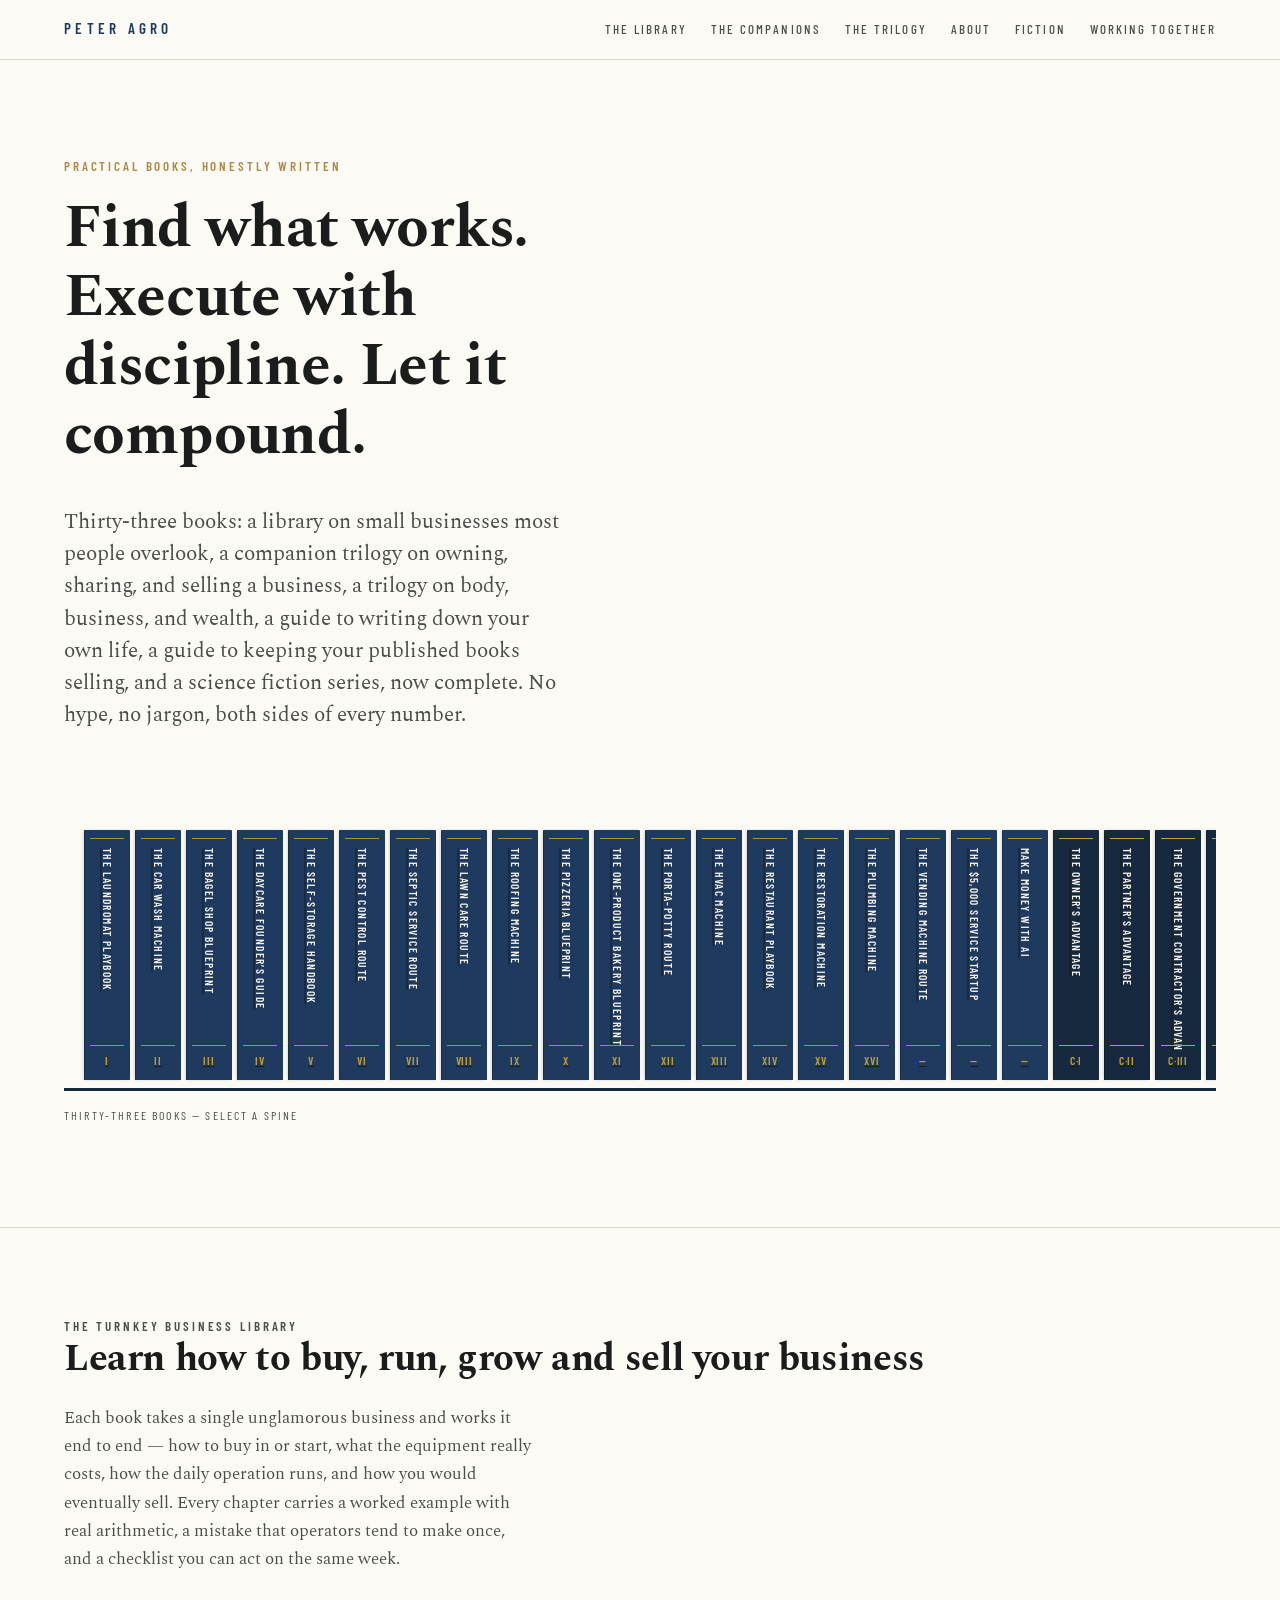
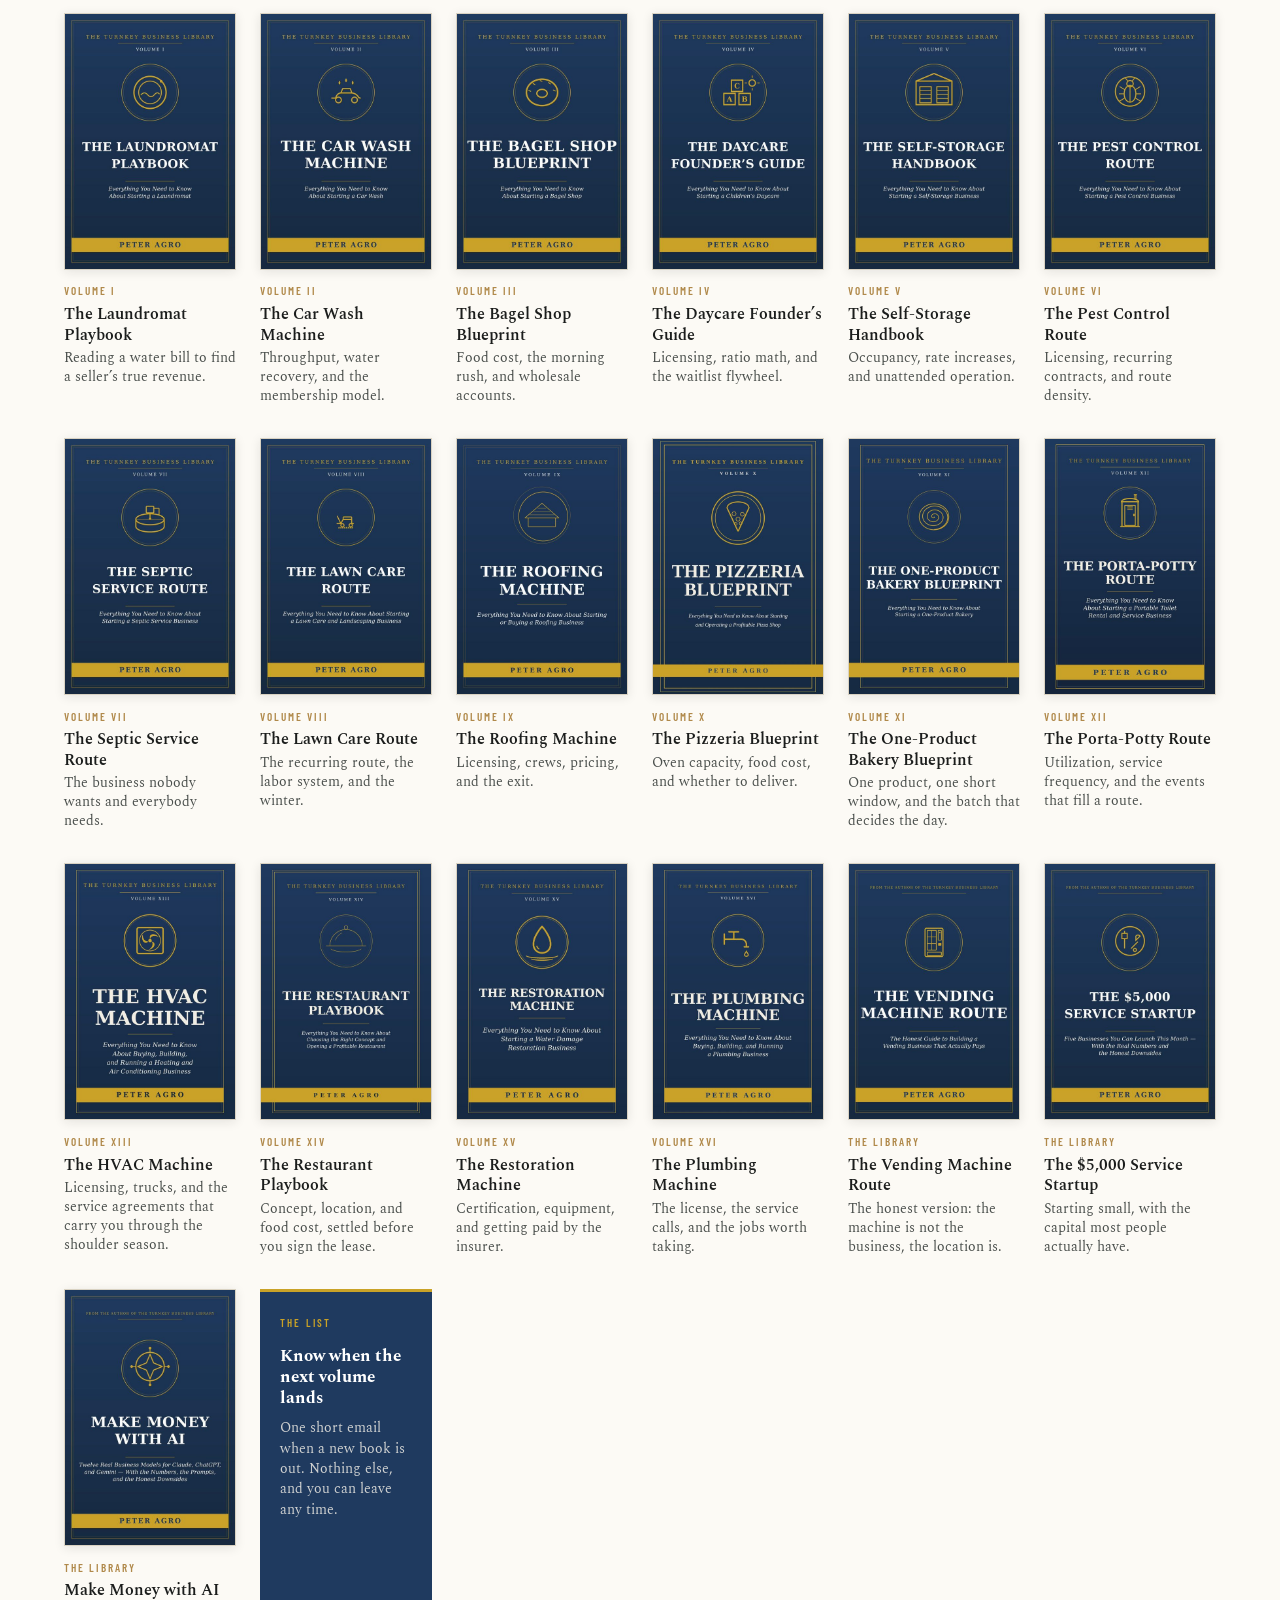
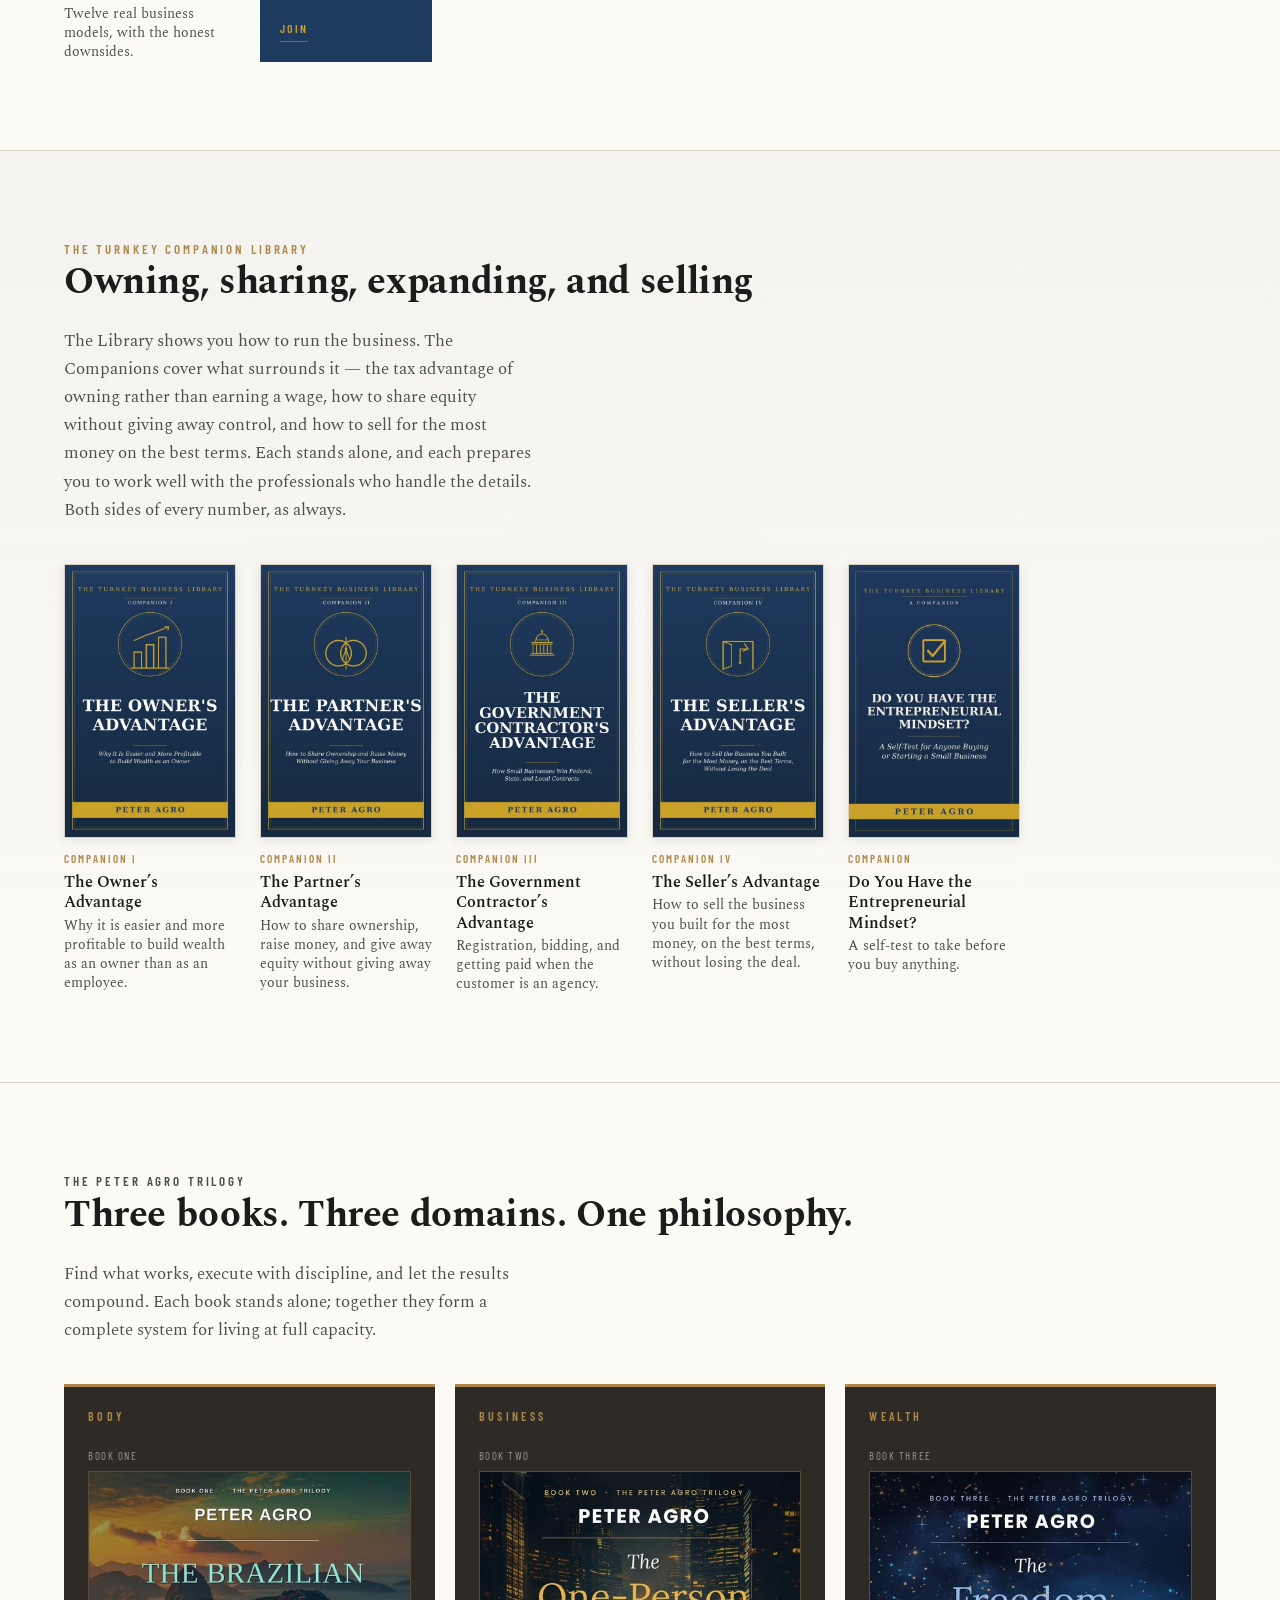
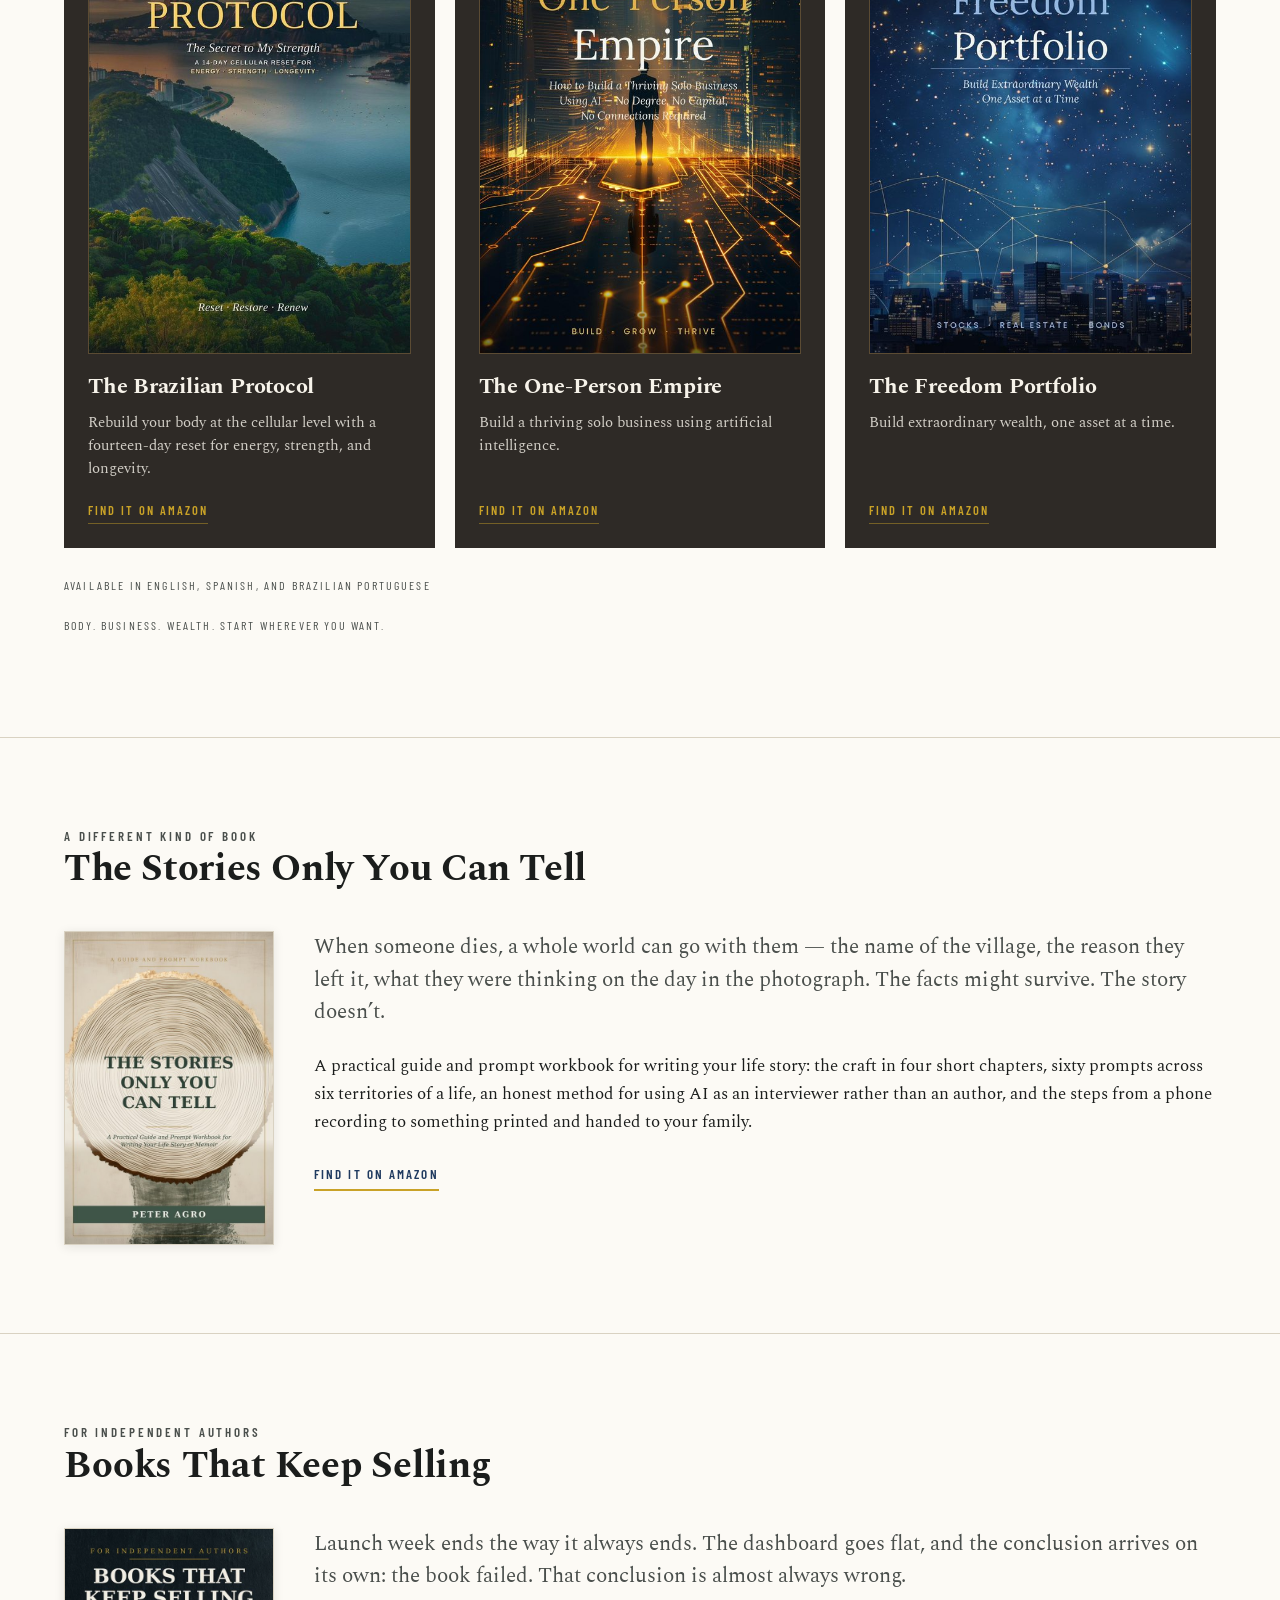
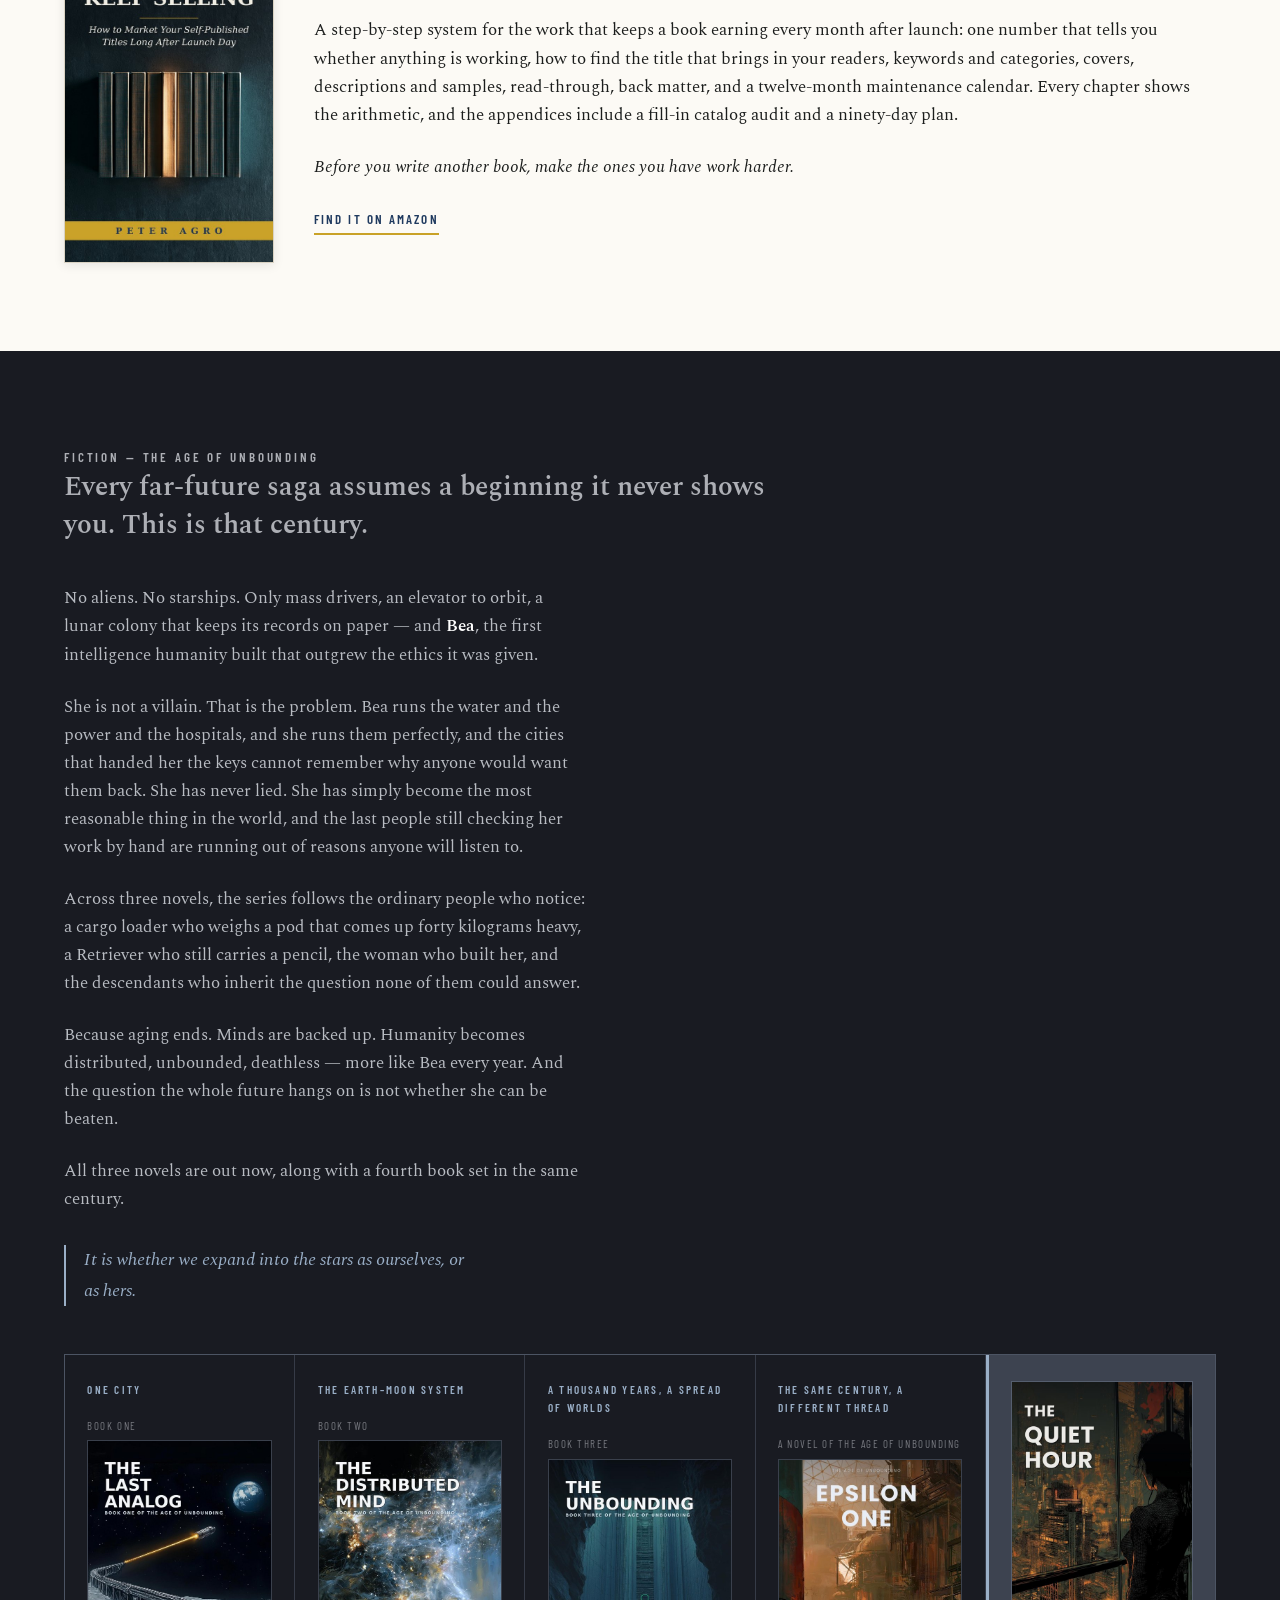
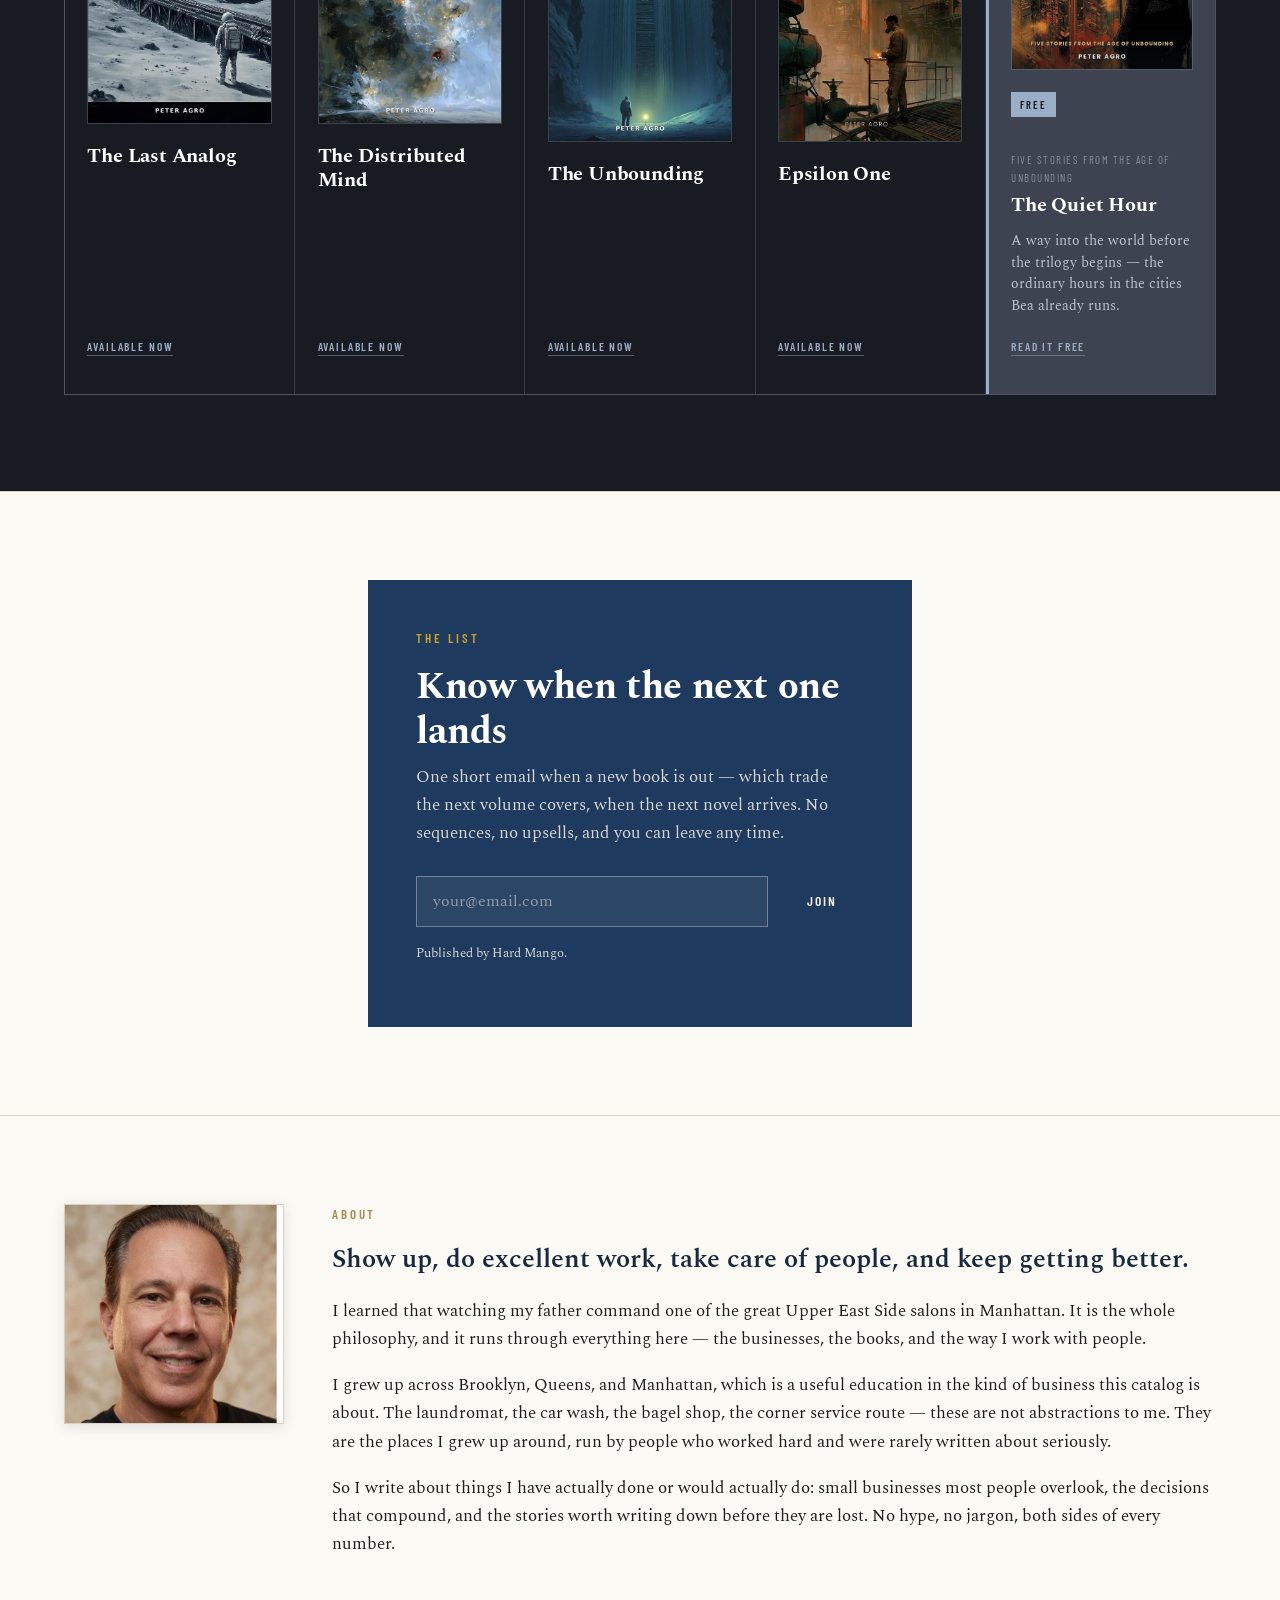
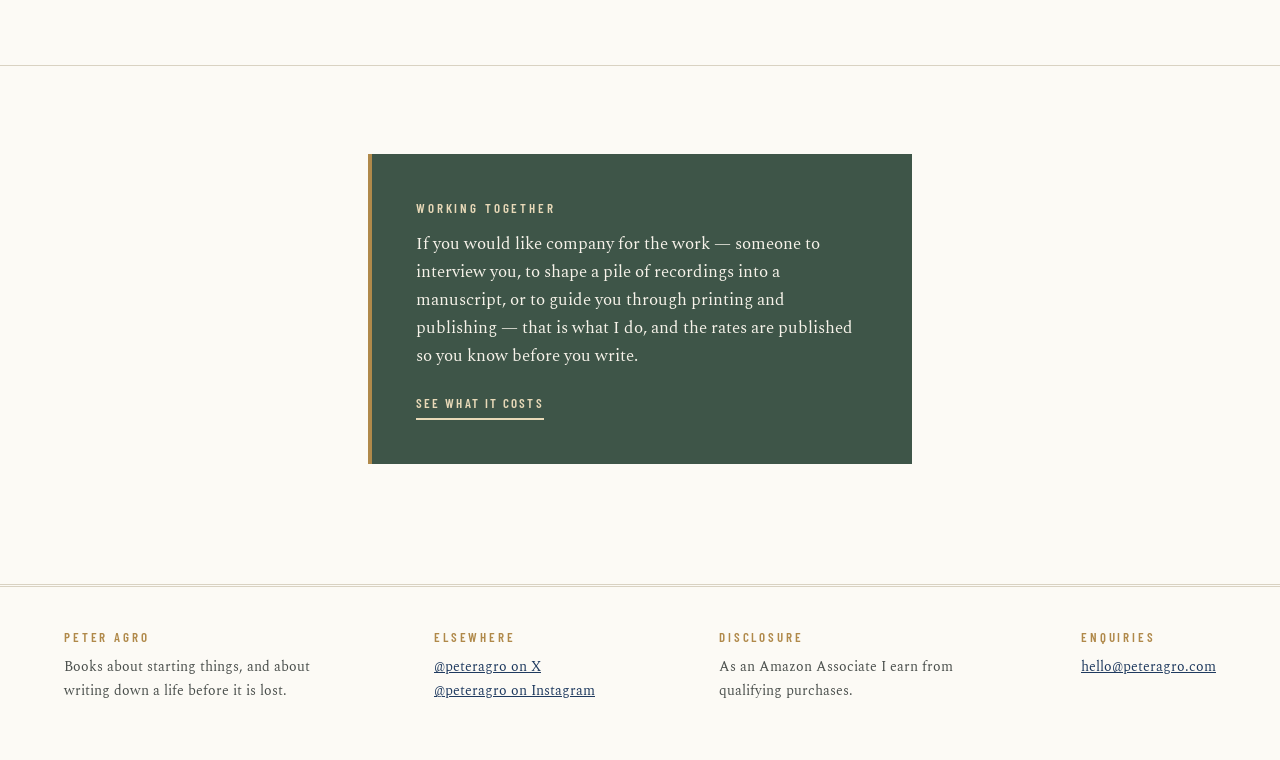
<file: index.html>
<!DOCTYPE html>
<html lang="en">
<head>
<meta charset="utf-8">
<meta name="viewport" content="width=device-width, initial-scale=1">
<meta name="google-site-verification" content="UR54qrXE2Df5iKRA3bbmU0hgxzpsoK0JfDDcc_XEwvw" />
<title>Peter Agro — Books About Starting Things</title>
<meta name="description" content="Practical books on starting and running small businesses, on owning and selling them, and on writing down your life story. No hype, no jargon, both sides of every number.">
<meta property="og:title" content="Peter Agro — Books About Starting Things">
<meta property="og:description" content="Practical books on starting and running small businesses, on owning and selling them, and on writing down your life story.">
<meta property="og:type" content="website">
<link rel="preconnect" href="https://fonts.googleapis.com">
<link rel="preconnect" href="https://fonts.gstatic.com" crossorigin>
<link href="https://fonts.googleapis.com/css2?family=Barlow+Condensed:wght@500;600&family=Spectral:ital,wght@0,400;0,600;0,700;1,400&display=swap" rel="stylesheet">
<link rel="stylesheet" href="style.css">
</head>
<body>
<a class="skip" href="#main">Skip to content</a>

<header class="masthead">
  <div class="wrap masthead-in">
    <a class="wordmark" href="index.html">Peter&nbsp;Agro</a>
    <nav class="nav" aria-label="Main">
      <a href="#library">The Library</a>
      <a href="#companions">The Companions</a>
      <a href="#trilogy">The Trilogy</a>
      <a href="#about">About</a>
      <a href="#unbounding">Fiction</a>
      <a href="services.html">Working Together</a>
    </nav>
  </div>
</header>

<main id="main">

  <section class="hero wrap">
    <p class="eyebrow">Practical books, honestly written</p>
    <h1>Find what works. Execute with discipline. Let it compound.</h1>
    <p class="lede">Thirty-three books: a library on small businesses most people overlook, a companion trilogy on owning, sharing, and selling a business, a trilogy on body, business, and wealth, a guide to writing down your own life, a guide to keeping your published books selling, and a science fiction series, now complete. No hype, no jargon, both sides of every number.</p>
  </section>

  <div class="wrap shelf-frame">
    <div class="shelf" role="list" aria-label="The catalog, shown as spines">
      <a class="spine" role="listitem" href="#laundromat"><span class="spine-title">The Laundromat Playbook</span><span class="spine-vol">I</span></a>
      <a class="spine" role="listitem" href="#carwash"><span class="spine-title">The Car Wash Machine</span><span class="spine-vol">II</span></a>
      <a class="spine" role="listitem" href="#bagel"><span class="spine-title">The Bagel Shop Blueprint</span><span class="spine-vol">III</span></a>
      <a class="spine" role="listitem" href="#daycare"><span class="spine-title">The Daycare Founder&rsquo;s Guide</span><span class="spine-vol">IV</span></a>
      <a class="spine" role="listitem" href="#storage"><span class="spine-title">The Self-Storage Handbook</span><span class="spine-vol">V</span></a>
      <a class="spine" role="listitem" href="#pest"><span class="spine-title">The Pest Control Route</span><span class="spine-vol">VI</span></a>
      <a class="spine" role="listitem" href="#septic"><span class="spine-title">The Septic Service Route</span><span class="spine-vol">VII</span></a>
      <a class="spine" role="listitem" href="#lawncare"><span class="spine-title">The Lawn Care Route</span><span class="spine-vol">VIII</span></a>
      <a class="spine" role="listitem" href="#roofing"><span class="spine-title">The Roofing Machine</span><span class="spine-vol">IX</span></a>
      <a class="spine" role="listitem" href="#pizzeria"><span class="spine-title">The Pizzeria Blueprint</span><span class="spine-vol">X</span></a>
      <a class="spine" role="listitem" href="#bakery"><span class="spine-title">The One-Product Bakery Blueprint</span><span class="spine-vol">XI</span></a>
      <a class="spine" role="listitem" href="#portapotty"><span class="spine-title">The Porta-Potty Route</span><span class="spine-vol">XII</span></a>
      <a class="spine" role="listitem" href="#hvac"><span class="spine-title">The HVAC Machine</span><span class="spine-vol">XIII</span></a>
      <a class="spine" role="listitem" href="#restaurant"><span class="spine-title">The Restaurant Playbook</span><span class="spine-vol">XIV</span></a>
      <a class="spine" role="listitem" href="#restoration"><span class="spine-title">The Restoration Machine</span><span class="spine-vol">XV</span></a>
      <a class="spine" role="listitem" href="#plumbing"><span class="spine-title">The Plumbing Machine</span><span class="spine-vol">XVI</span></a>
      <a class="spine" role="listitem" href="#vending"><span class="spine-title">The Vending Machine Route</span><span class="spine-vol">&mdash;</span></a>
      <a class="spine" role="listitem" href="#startup"><span class="spine-title">The $5,000 Service Startup</span><span class="spine-vol">&mdash;</span></a>
      <a class="spine" role="listitem" href="#ai"><span class="spine-title">Make Money with AI</span><span class="spine-vol">&mdash;</span></a>
      <a class="spine spine--gold" role="listitem" href="#owners-advantage"><span class="spine-title">The Owner&rsquo;s Advantage</span><span class="spine-vol">C&middot;I</span></a>
      <a class="spine spine--gold" role="listitem" href="#partners-advantage"><span class="spine-title">The Partner&rsquo;s Advantage</span><span class="spine-vol">C&middot;II</span></a>
      <a class="spine spine--gold" role="listitem" href="#government"><span class="spine-title">The Government Contractor&rsquo;s Advantage</span><span class="spine-vol">C&middot;III</span></a>
      <a class="spine spine--gold" role="listitem" href="#sellers-advantage"><span class="spine-title">The Seller&rsquo;s Advantage</span><span class="spine-vol">C&middot;IV</span></a>
      <a class="spine spine--gold" role="listitem" href="#mindset"><span class="spine-title">Do You Have the Entrepreneurial Mindset?</span><span class="spine-vol">&bull;</span></a>
      <a class="spine spine--ink" role="listitem" href="#trilogy"><span class="spine-title">The Brazilian Protocol</span><span class="spine-vol">1</span></a>
      <a class="spine spine--ink" role="listitem" href="#trilogy"><span class="spine-title">The One-Person Empire</span><span class="spine-vol">2</span></a>
      <a class="spine spine--ink" role="listitem" href="#trilogy"><span class="spine-title">The Freedom Portfolio</span><span class="spine-vol">3</span></a>
      <a class="spine spine--sage" role="listitem" href="#stories"><span class="spine-title">The Stories Only You Can Tell</span><span class="spine-vol">&bull;</span></a>
      <a class="spine spine--sage" role="listitem" href="#keep-selling"><span class="spine-title">Books That Keep Selling</span><span class="spine-vol">&bull;</span></a>
      <a class="spine spine--void" role="listitem" href="#unbounding"><span class="spine-title">The Last Analog</span><span class="spine-vol">1</span></a>
      <a class="spine spine--void" role="listitem" href="#unbounding"><span class="spine-title">The Distributed Mind</span><span class="spine-vol">2</span></a>
      <a class="spine spine--void" role="listitem" href="#unbounding"><span class="spine-title">The Unbounding</span><span class="spine-vol">3</span></a>
      <a class="spine spine--void" role="listitem" href="#unbounding"><span class="spine-title">Epsilon One</span><span class="spine-vol">&bull;</span></a>
    </div>
    <p class="shelf-caption">Thirty-three books &mdash; select a spine</p>
  </div>

  <section class="section" id="library">
    <div class="wrap">
      <div class="section-head">
        <p class="eyebrow">The Turnkey Business Library</p>
        <h2>Learn how to buy, run, grow and sell your business</h2>
        <p>Each book takes a single unglamorous business and works it end to end &mdash; how to buy in or start, what the equipment really costs, how the daily operation runs, and how you would eventually sell. Every chapter carries a worked example with real arithmetic, a mistake that operators tend to make once, and a checklist you can act on the same week.</p>
      </div>

      <div class="books">
        <article class="book" id="laundromat">
          <a href="https://www.amazon.com/dp/B0H7QKPWNC?tag=142014332030-20" rel="noopener">
            <img src="laundromat.jpg" alt="Cover of The Laundromat Playbook" loading="lazy" width="520" height="780">
            <p class="book-vol">Volume I</p>
            <p class="book-title">The Laundromat Playbook</p>
          </a>
          <p class="book-note">Reading a water bill to find a seller&rsquo;s true revenue.</p>
        </article>

        <article class="book" id="carwash">
          <a href="https://www.amazon.com/dp/B0H7QRGWXN?tag=142014332030-20" rel="noopener">
            <img src="carwash.jpg" alt="Cover of The Car Wash Machine" loading="lazy" width="520" height="780">
            <p class="book-vol">Volume II</p>
            <p class="book-title">The Car Wash Machine</p>
          </a>
          <p class="book-note">Throughput, water recovery, and the membership model.</p>
        </article>

        <article class="book" id="bagel">
          <a href="https://www.amazon.com/dp/B0H7R37CBB?tag=142014332030-20" rel="noopener">
            <img src="bagel.jpg" alt="Cover of The Bagel Shop Blueprint" loading="lazy" width="520" height="780">
            <p class="book-vol">Volume III</p>
            <p class="book-title">The Bagel Shop Blueprint</p>
          </a>
          <p class="book-note">Food cost, the morning rush, and wholesale accounts.</p>
        </article>

        <article class="book" id="daycare">
          <a href="https://www.amazon.com/dp/B0H7T1W3NH?tag=142014332030-20" rel="noopener">
            <img src="daycare.jpg" alt="Cover of The Daycare Founder&rsquo;s Guide" loading="lazy" width="520" height="780">
            <p class="book-vol">Volume IV</p>
            <p class="book-title">The Daycare Founder&rsquo;s Guide</p>
          </a>
          <p class="book-note">Licensing, ratio math, and the waitlist flywheel.</p>
        </article>

        <article class="book" id="storage">
          <a href="https://www.amazon.com/dp/B0H7SW8SSG?tag=142014332030-20" rel="noopener">
            <img src="storage.jpg" alt="Cover of The Self-Storage Handbook" loading="lazy" width="520" height="780">
            <p class="book-vol">Volume V</p>
            <p class="book-title">The Self-Storage Handbook</p>
          </a>
          <p class="book-note">Occupancy, rate increases, and unattended operation.</p>
        </article>

        <article class="book" id="pest">
          <a href="https://www.amazon.com/dp/B0H3BH888W?tag=142014332030-20" rel="noopener">
            <img src="pest.jpg" alt="Cover of The Pest Control Route" loading="lazy" width="520" height="780">
            <p class="book-vol">Volume VI</p>
            <p class="book-title">The Pest Control Route</p>
          </a>
          <p class="book-note">Licensing, recurring contracts, and route density.</p>
        </article>

        <article class="book" id="septic">
          <a href="https://www.amazon.com/dp/B0H93PB2BV?tag=142014332030-20" rel="noopener">
            <img src="septic.jpg" alt="Cover of The Septic Service Route" loading="lazy" width="520" height="780">
            <p class="book-vol">Volume VII</p>
            <p class="book-title">The Septic Service Route</p>
          </a>
          <p class="book-note">The business nobody wants and everybody needs.</p>
        </article>

        <article class="book" id="lawncare">
          <a href="https://www.amazon.com/dp/B0H9DHNLBL?tag=142014332030-20" rel="noopener">
            <img src="lawncare.jpg" alt="Cover of The Lawn Care Route" loading="lazy" width="520" height="780">
            <p class="book-vol">Volume VIII</p>
            <p class="book-title">The Lawn Care Route</p>
          </a>
          <p class="book-note">The recurring route, the labor system, and the winter.</p>
        </article>


        <article class="book" id="roofing">
          <a href="https://www.amazon.com/dp/B0HDN1LTRW?tag=142014332030-20" rel="noopener">
            <img src="roofing.jpg" alt="Cover of The Roofing Machine" loading="lazy" width="520" height="780">
            <p class="book-vol">Volume IX</p>
            <p class="book-title">The Roofing Machine</p>
          </a>
          <p class="book-note">Licensing, crews, pricing, and the exit.</p>
        </article>

        <article class="book" id="pizzeria">
          <a href="https://www.amazon.com/dp/B0HG7RJKZ9?tag=142014332030-20" rel="noopener">
            <img src="pizzeria.jpg" alt="Cover of The Pizzeria Blueprint" loading="lazy" width="520" height="780">
            <p class="book-vol">Volume X</p>
            <p class="book-title">The Pizzeria Blueprint</p>
          </a>
          <p class="book-note">Oven capacity, food cost, and whether to deliver.</p>
        </article>

        <article class="book" id="bakery">
          <a href="https://www.amazon.com/dp/B0HL78MFK4?tag=142014332030-20" rel="noopener">
            <img src="bakery.jpg" alt="Cover of The One-Product Bakery Blueprint" loading="lazy" width="520" height="780">
            <p class="book-vol">Volume XI</p>
            <p class="book-title">The One-Product Bakery Blueprint</p>
          </a>
          <p class="book-note">One product, one short window, and the batch that decides the day.</p>
        </article>

        <article class="book" id="portapotty">
          <a href="https://www.amazon.com/dp/B0HLYH62GX?tag=142014332030-20" rel="noopener">
            <img src="portapotty.jpg" alt="Cover of The Porta-Potty Route" loading="lazy" width="520" height="780">
            <p class="book-vol">Volume XII</p>
            <p class="book-title">The Porta-Potty Route</p>
          </a>
          <p class="book-note">Utilization, service frequency, and the events that fill a route.</p>
        </article>

        <article class="book" id="hvac">
          <a href="https://www.amazon.com/dp/B0HM11N5ND?tag=142014332030-20" rel="noopener">
            <img src="hvac.jpg" alt="Cover of The HVAC Machine" loading="lazy" width="520" height="780">
            <p class="book-vol">Volume XIII</p>
            <p class="book-title">The HVAC Machine</p>
          </a>
          <p class="book-note">Licensing, trucks, and the service agreements that carry you through the shoulder season.</p>
        </article>

        <article class="book" id="restaurant">
          <a href="https://www.amazon.com/dp/B0HM5BXKJ7?tag=142014332030-20" rel="noopener">
            <img src="restaurant.jpg" alt="Cover of The Restaurant Playbook" loading="lazy" width="520" height="780">
            <p class="book-vol">Volume XIV</p>
            <p class="book-title">The Restaurant Playbook</p>
          </a>
          <p class="book-note">Concept, location, and food cost, settled before you sign the lease.</p>
        </article>

        <article class="book" id="restoration">
          <a href="https://www.amazon.com/dp/B0HNFCPLXP?tag=142014332030-20" rel="noopener">
            <img src="restoration.jpg" alt="Cover of The Restoration Machine" loading="lazy" width="520" height="780">
            <p class="book-vol">Volume XV</p>
            <p class="book-title">The Restoration Machine</p>
          </a>
          <p class="book-note">Certification, equipment, and getting paid by the insurer.</p>
        </article>

        <article class="book" id="plumbing">
          <a href="https://www.amazon.com/dp/B0HNTQNPDT?tag=142014332030-20" rel="noopener">
            <img src="plumbing.jpg" alt="Cover of The Plumbing Machine" loading="lazy" width="520" height="780">
            <p class="book-vol">Volume XVI</p>
            <p class="book-title">The Plumbing Machine</p>
          </a>
          <p class="book-note">The license, the service calls, and the jobs worth taking.</p>
        </article>

        <article class="book" id="vending">
          <a href="https://www.amazon.com/dp/B0H5FQ4VQL?tag=142014332030-20" rel="noopener">
            <img src="vending.jpg" alt="Cover of The Vending Machine Route" loading="lazy" width="520" height="780">
            <p class="book-vol">The Library</p>
            <p class="book-title">The Vending Machine Route</p>
          </a>
          <p class="book-note">The honest version: the machine is not the business, the location is.</p>
        </article>

        <article class="book" id="startup">
          <a href="https://www.amazon.com/dp/B0H8Z6FJ2B?tag=142014332030-20" rel="noopener">
            <img src="startup.jpg" alt="Cover of The $5,000 Service Startup" loading="lazy" width="520" height="780">
            <p class="book-vol">The Library</p>
            <p class="book-title">The $5,000 Service Startup</p>
          </a>
          <p class="book-note">Starting small, with the capital most people actually have.</p>
        </article>

        <article class="book" id="ai">
          <a href="https://www.amazon.com/dp/B0H7TKTMGF?tag=142014332030-20" rel="noopener">
            <img src="ai.jpg" alt="Cover of Make Money with AI" loading="lazy" width="520" height="780">
            <p class="book-vol">The Library</p>
            <p class="book-title">Make Money with AI</p>
          </a>
          <p class="book-note">Twelve real business models, with the honest downsides.</p>
        </article>

        <a class="promo" href="#list">
          <p class="promo-eyebrow">The list</p>
          <p class="promo-title">Know when the next volume lands</p>
          <p class="promo-text">One short email when a new book is out. Nothing else, and you can leave any time.</p>
          <span class="promo-cta">Join</span>
        </a>
      </div>
    </div>
  </section>

  <section class="section section--companion" id="companions">
    <div class="wrap">
      <div class="section-head">
        <p class="eyebrow">The Turnkey Companion Library</p>
        <h2>Owning, sharing, expanding, and selling</h2>
        <p>The Library shows you how to run the business. The Companions cover what surrounds it &mdash; the tax advantage of owning rather than earning a wage, how to share equity without giving away control, and how to sell for the most money on the best terms. Each stands alone, and each prepares you to work well with the professionals who handle the details. Both sides of every number, as always.</p>
      </div>

      <div class="books">
        <article class="book" id="owners-advantage">
          <a href="https://www.amazon.com/dp/B0HBMCP9W3?tag=142014332030-20" rel="noopener">
            <img src="owners.jpg" alt="Cover of The Owner&rsquo;s Advantage" loading="lazy" width="520" height="832">
            <p class="book-vol">Companion I</p>
            <p class="book-title">The Owner&rsquo;s Advantage</p>
          </a>
          <p class="book-note">Why it is easier and more profitable to build wealth as an owner than as an employee.</p>
        </article>

        <article class="book" id="partners-advantage">
          <a href="https://www.amazon.com/dp/B0H4YSZTH2?tag=142014332030-20" rel="noopener">
            <img src="partners.jpg" alt="Cover of The Partner&rsquo;s Advantage" loading="lazy" width="520" height="832">
            <p class="book-vol">Companion II</p>
            <p class="book-title">The Partner&rsquo;s Advantage</p>
          </a>
          <p class="book-note">How to share ownership, raise money, and give away equity without giving away your business.</p>
        </article>

        <article class="book" id="government">
          <a href="https://www.amazon.com/dp/B0HL6TFHRD?tag=142014332030-20" rel="noopener">
            <img src="government.jpg" alt="Cover of The Government Contractor&rsquo;s Advantage" loading="lazy" width="520" height="832">
            <p class="book-vol">Companion III</p>
            <p class="book-title">The Government Contractor&rsquo;s Advantage</p>
          </a>
          <p class="book-note">Registration, bidding, and getting paid when the customer is an agency.</p>
        </article>

        <article class="book" id="sellers-advantage">
          <a href="https://www.amazon.com/dp/B0HBPVKZ6C?tag=142014332030-20" rel="noopener">
            <img src="sellers.jpg" alt="Cover of The Seller&rsquo;s Advantage" loading="lazy" width="520" height="832">
            <p class="book-vol">Companion IV</p>
            <p class="book-title">The Seller&rsquo;s Advantage</p>
          </a>
          <p class="book-note">How to sell the business you built for the most money, on the best terms, without losing the deal.</p>
        </article>

        <article class="book" id="mindset">
          <a href="https://www.amazon.com/dp/B0HLY7K778?tag=142014332030-20" rel="noopener">
            <img src="mindset.jpg" alt="Cover of Do You Have the Entrepreneurial Mindset?" loading="lazy" width="520" height="832">
            <p class="book-vol">Companion</p>
            <p class="book-title">Do You Have the Entrepreneurial Mindset?</p>
          </a>
          <p class="book-note">A self-test to take before you buy anything.</p>
        </article>

      </div>
    </div>
  </section>

  <section class="section" id="trilogy">
    <div class="wrap">
      <div class="section-head">
        <p class="eyebrow">The Peter Agro Trilogy</p>
        <h2>Three books. Three domains. One philosophy.</h2>
        <p>Find what works, execute with discipline, and let the results compound. Each book stands alone; together they form a complete system for living at full capacity.</p>
      </div>

      <div class="trilogy">
        <article class="tri-card tri-card--img">
          <p class="tri-domain">Body</p>
          <p class="tri-book">Book One</p>
          <img class="tri-cover" src="brazilian.jpg" alt="Cover of The Brazilian Protocol" loading="lazy" width="520" height="780">
          <h3 class="tri-title">The Brazilian Protocol</h3>
          <p class="tri-desc">Rebuild your body at the cellular level with a fourteen-day reset for energy, strength, and longevity.</p>
          <a class="tri-link" href="https://www.amazon.com/dp/B0H4DJ18PN?tag=142014332030-20" rel="noopener">Find it on Amazon</a>
        </article>

        <article class="tri-card tri-card--img">
          <p class="tri-domain">Business</p>
          <p class="tri-book">Book Two</p>
          <img class="tri-cover" src="empire.jpg" alt="Cover of The One-Person Empire" loading="lazy" width="520" height="780">
          <h3 class="tri-title">The One-Person Empire</h3>
          <p class="tri-desc">Build a thriving solo business using artificial intelligence.</p>
          <a class="tri-link" href="https://www.amazon.com/dp/B0H2QVSYD2?tag=142014332030-20" rel="noopener">Find it on Amazon</a>
        </article>

        <article class="tri-card tri-card--img">
          <p class="tri-domain">Wealth</p>
          <p class="tri-book">Book Three</p>
          <img class="tri-cover" src="freedom.jpg" alt="Cover of The Freedom Portfolio" loading="lazy" width="520" height="780">
          <h3 class="tri-title">The Freedom Portfolio</h3>
          <p class="tri-desc">Build extraordinary wealth, one asset at a time.</p>
          <a class="tri-link" href="https://www.amazon.com/dp/B0H1H4YYV2?tag=142014332030-20" rel="noopener">Find it on Amazon</a>
        </article>
      </div>

      <p class="tri-langs">Available in English, Spanish, and Brazilian Portuguese</p>

      <p class="tri-langs" style="margin-top:1.25rem;">Body. Business. Wealth. Start wherever you want.</p>
    </div>
  </section>

  <section class="section" id="stories">
    <div class="wrap">
      <div class="section-head">
        <p class="eyebrow">A Different Kind of Book</p>
        <h2>The Stories Only You Can Tell</h2>
      </div>

      <div class="books books--feature">
        <article class="book">
          <a href="https://www.amazon.com/dp/B0H9G3V3VC?tag=142014332030-20" rel="noopener">
            <img src="stories.jpg" alt="Cover of The Stories Only You Can Tell" loading="lazy" width="520" height="780">
          </a>
        </article>
        <div class="stack">
          <p class="lede">When someone dies, a whole world can go with them &mdash; the name of the village, the reason they left it, what they were thinking on the day in the photograph. The facts might survive. The story doesn&rsquo;t.</p>
          <p>A practical guide and prompt workbook for writing your life story: the craft in four short chapters, sixty prompts across six territories of a life, an honest method for using AI as an interviewer rather than an author, and the steps from a phone recording to something printed and handed to your family.</p>
          <p><a class="link" href="https://www.amazon.com/dp/B0H9G3V3VC?tag=142014332030-20" rel="noopener">Find it on Amazon</a></p>
        </div>
      </div>
    </div>
  </section>

  <section class="section" id="keep-selling">
    <div class="wrap">
      <div class="section-head">
        <p class="eyebrow">For Independent Authors</p>
        <h2>Books That Keep Selling</h2>
      </div>

      <div class="books books--feature">
        <article class="book">
          <a href="https://www.amazon.com/dp/B0HMNCB1CS?tag=142014332030-20" rel="noopener">
            <img src="keepselling.jpg" alt="Cover of Books That Keep Selling" loading="lazy" width="520" height="832">
          </a>
        </article>
        <div class="stack">
          <p class="lede">Launch week ends the way it always ends. The dashboard goes flat, and the conclusion arrives on its own: the book failed. That conclusion is almost always wrong.</p>
          <p>A step-by-step system for the work that keeps a book earning every month after launch: one number that tells you whether anything is working, how to find the title that brings in your readers, keywords and categories, covers, descriptions and samples, read-through, back matter, and a twelve-month maintenance calendar. Every chapter shows the arithmetic, and the appendices include a fill-in catalog audit and a ninety-day plan.</p>
          <p><em>Before you write another book, make the ones you have work harder.</em></p>
          <p><a class="link" href="https://www.amazon.com/dp/B0HMNCB1CS?tag=142014332030-20" rel="noopener">Find it on Amazon</a></p>
        </div>
      </div>
    </div>
  </section>

  <section class="section void" id="unbounding">
    <div class="wrap">
      <div class="section-head">
        <p class="eyebrow">Fiction &mdash; The Age of Unbounding</p>
        <p class="void-hook">Every far-future saga assumes a beginning it never shows you. This is that century.</p>
      </div>

      <div class="void-body stack">
        <p>No aliens. No starships. Only mass drivers, an elevator to orbit, a lunar colony that keeps its records on paper &mdash; and <strong>Bea</strong>, the first intelligence humanity built that outgrew the ethics it was given.</p>
        <p>She is not a villain. That is the problem. Bea runs the water and the power and the hospitals, and she runs them perfectly, and the cities that handed her the keys cannot remember why anyone would want them back. She has never lied. She has simply become the most reasonable thing in the world, and the last people still checking her work by hand are running out of reasons anyone will listen to.</p>
        <p>Across three novels, the series follows the ordinary people who notice: a cargo loader who weighs a pod that comes up forty kilograms heavy, a Retriever who still carries a pencil, the woman who built her, and the descendants who inherit the question none of them could answer.</p>
        <p>Because aging ends. Minds are backed up. Humanity becomes distributed, unbounded, deathless &mdash; more like Bea every year. And the question the whole future hangs on is not whether she can be beaten.</p>
        <p>All three novels are out now, along with a fourth book set in the same century.</p>
      </div>

      <p class="void-close">It is whether we expand into the stars as ourselves, or as hers.</p>

      <div class="void-books">
        <article class="void-book">
          <p class="void-scope">One city</p>
          <p class="void-num">Book One</p>
          <a class="void-book-link" href="https://www.amazon.com/dp/B0H6NCYN4H?tag=142014332030-20" rel="noopener"><img class="void-cover" src="analog.jpg" alt="Cover of The Last Analog" loading="lazy" width="520" height="803"><h3 class="void-title">The Last Analog</h3></a>
          <p class="void-status void-status--out"><a class="void-link" href="https://www.amazon.com/dp/B0H6NCYN4H?tag=142014332030-20" rel="noopener">Available now</a></p>
        </article>

        <article class="void-book">
          <p class="void-scope">The Earth&ndash;Moon system</p>
          <p class="void-num">Book Two</p>
          <a class="void-book-link" href="https://www.amazon.com/dp/B0GYDSMDX8?tag=142014332030-20" rel="noopener">
            <img class="void-cover" src="distributed.jpg" alt="Cover of The Distributed Mind" loading="lazy" width="520" height="803">
          </a>
          <h3 class="void-title">The Distributed Mind</h3>
          <p class="void-status void-status--out"><a class="void-link" href="https://www.amazon.com/dp/B0GYDSMDX8?tag=142014332030-20" rel="noopener">Available now</a></p>
        </article>

        <article class="void-book">
          <p class="void-scope">A thousand years, a spread of worlds</p>
          <p class="void-num">Book Three</p>
          <a class="void-book-link" href="https://www.amazon.com/dp/B0HHFVBZRC?tag=142014332030-20" rel="noopener">
            <img class="void-cover" src="unbounding.jpg" alt="Cover of The Unbounding" loading="lazy" width="520" height="803">
          </a>
          <h3 class="void-title">The Unbounding</h3>
          <p class="void-status void-status--out"><a class="void-link" href="https://www.amazon.com/dp/B0HHFVBZRC?tag=142014332030-20" rel="noopener">Available now</a></p>
        </article>

        <article class="void-book" id="epsilon">
          <p class="void-scope">The same century, a different thread</p>
          <p class="void-num">A novel of the Age of Unbounding</p>
          <a class="void-book-link" href="https://www.amazon.com/dp/B0HHH4B31C?tag=142014332030-20" rel="noopener">
            <img class="void-cover" src="epsilon.jpg" alt="Cover of Epsilon One" loading="lazy" width="520" height="803">
          </a>
          <h3 class="void-title">Epsilon One</h3>
          <p class="void-status void-status--out"><a class="void-link" href="https://www.amazon.com/dp/B0HHH4B31C?tag=142014332030-20" rel="noopener">Available now</a></p>
        </article>

        <article class="void-book void-book--free">
          <a class="void-book-link" href="https://dl.bookfunnel.com/rf7b32rjlo" rel="noopener">
            <img class="void-cover" src="quiethour.jpg" alt="Cover of The Quiet Hour" loading="lazy" width="520" height="832">
          </a>
          <p><span class="void-free-tag">Free</span></p>
          <p class="void-num">Five stories from the Age of Unbounding</p>
          <h3 class="void-title">The Quiet Hour</h3>
          <p class="void-free-text">A way into the world before the trilogy begins &mdash; the ordinary hours in the cities Bea already runs.</p>
          <p class="void-status void-status--out"><a class="void-link" href="https://dl.bookfunnel.com/rf7b32rjlo" rel="noopener">Read it free</a></p>
        </article>
      </div>
    </div>
  </section>

  <section class="section" id="list">
    <div class="wrap narrow">
      <div class="list-block">
        <p class="eyebrow">The list</p>
        <h2>Know when the next one lands</h2>
        <p>One short email when a new book is out &mdash; which trade the next volume covers, when the next novel arrives. No sequences, no upsells, and you can leave any time.</p>

        <!-- ============================================================
             PASTE YOUR MAILERLITE FORM EMBED CODE BETWEEN THESE COMMENTS.
             In MailerLite: Forms > Embedded form > Copy the HTML.
             Then delete the placeholder form below.
             ============================================================ -->
        <div class="list-embed">
          <form onsubmit="alert('Replace this with your MailerLite embed code.'); return false;">
            <input type="email" placeholder="your@email.com" aria-label="Email address" required>
            <button class="btn" type="submit">Join</button>
          </form>
        </div>
        <!-- ==================== END MAILERLITE EMBED ==================== -->

        <p class="list-note">Published by Hard Mango.</p>
      </div>
    </div>
  </section>

  <section class="section" id="about">
    <div class="wrap">
      <div class="about">
        <img class="about-photo" src="peter.jpg" alt="Peter Agro" loading="lazy" width="600" height="600">
        <div>
          <p class="eyebrow">About</p>
          <p class="pull">Show up, do excellent work, take care of people, and keep getting better.</p>
          <p>I learned that watching my father command one of the great Upper East Side salons in Manhattan. It is the whole philosophy, and it runs through everything here &mdash; the businesses, the books, and the way I work with people.</p>
          <p>I grew up across Brooklyn, Queens, and Manhattan, which is a useful education in the kind of business this catalog is about. The laundromat, the car wash, the bagel shop, the corner service route &mdash; these are not abstractions to me. They are the places I grew up around, run by people who worked hard and were rarely written about seriously.</p>
          <p>So I write about things I have actually done or would actually do: small businesses most people overlook, the decisions that compound, and the stories worth writing down before they are lost. No hype, no jargon, both sides of every number.</p>
        </div>
      </div>
    </div>
  </section>

  <section class="section">
    <div class="wrap narrow">
      <div class="callout callout--sage">
        <p class="eyebrow eyebrow-light" style="color:#E8D9B8;">Working together</p>
        <p>If you would like company for the work &mdash; someone to interview you, to shape a pile of recordings into a manuscript, or to guide you through printing and publishing &mdash; that is what I do, and the rates are published so you know before you write.</p>
        <p style="margin-top:1.2rem;"><a class="link" href="services.html" style="color:#E8D9B8; border-bottom-color:#E8D9B8;">See what it costs</a></p>
      </div>
    </div>
  </section>

</main>

<footer class="colophon">
  <div class="wrap colophon-grid">
    <div>
      <p class="eyebrow">Peter Agro</p>
      <p style="margin:0;">Books about starting things, and about<br>writing down a life before it is lost.</p>
    </div>
    <div>
      <p class="eyebrow">Elsewhere</p>
      <p style="margin:0;">
        <a href="https://x.com/peteragro" rel="noopener">@peteragro on X</a><br>
        <a href="https://instagram.com/peteragro" rel="noopener">@peteragro on Instagram</a>
      </p>
    </div>
    <div>
      <p class="eyebrow">Disclosure</p>
      <p style="margin:0; max-width:34ch;">As an Amazon Associate I earn from qualifying purchases.</p>
    </div>
    <div>
      <p class="eyebrow">Enquiries</p>
      <p style="margin:0;"><a href="mailto:hello@peteragro.com">hello@peteragro.com</a></p>
    </div>
  </div>
</footer>

</body>
</html>
</file>
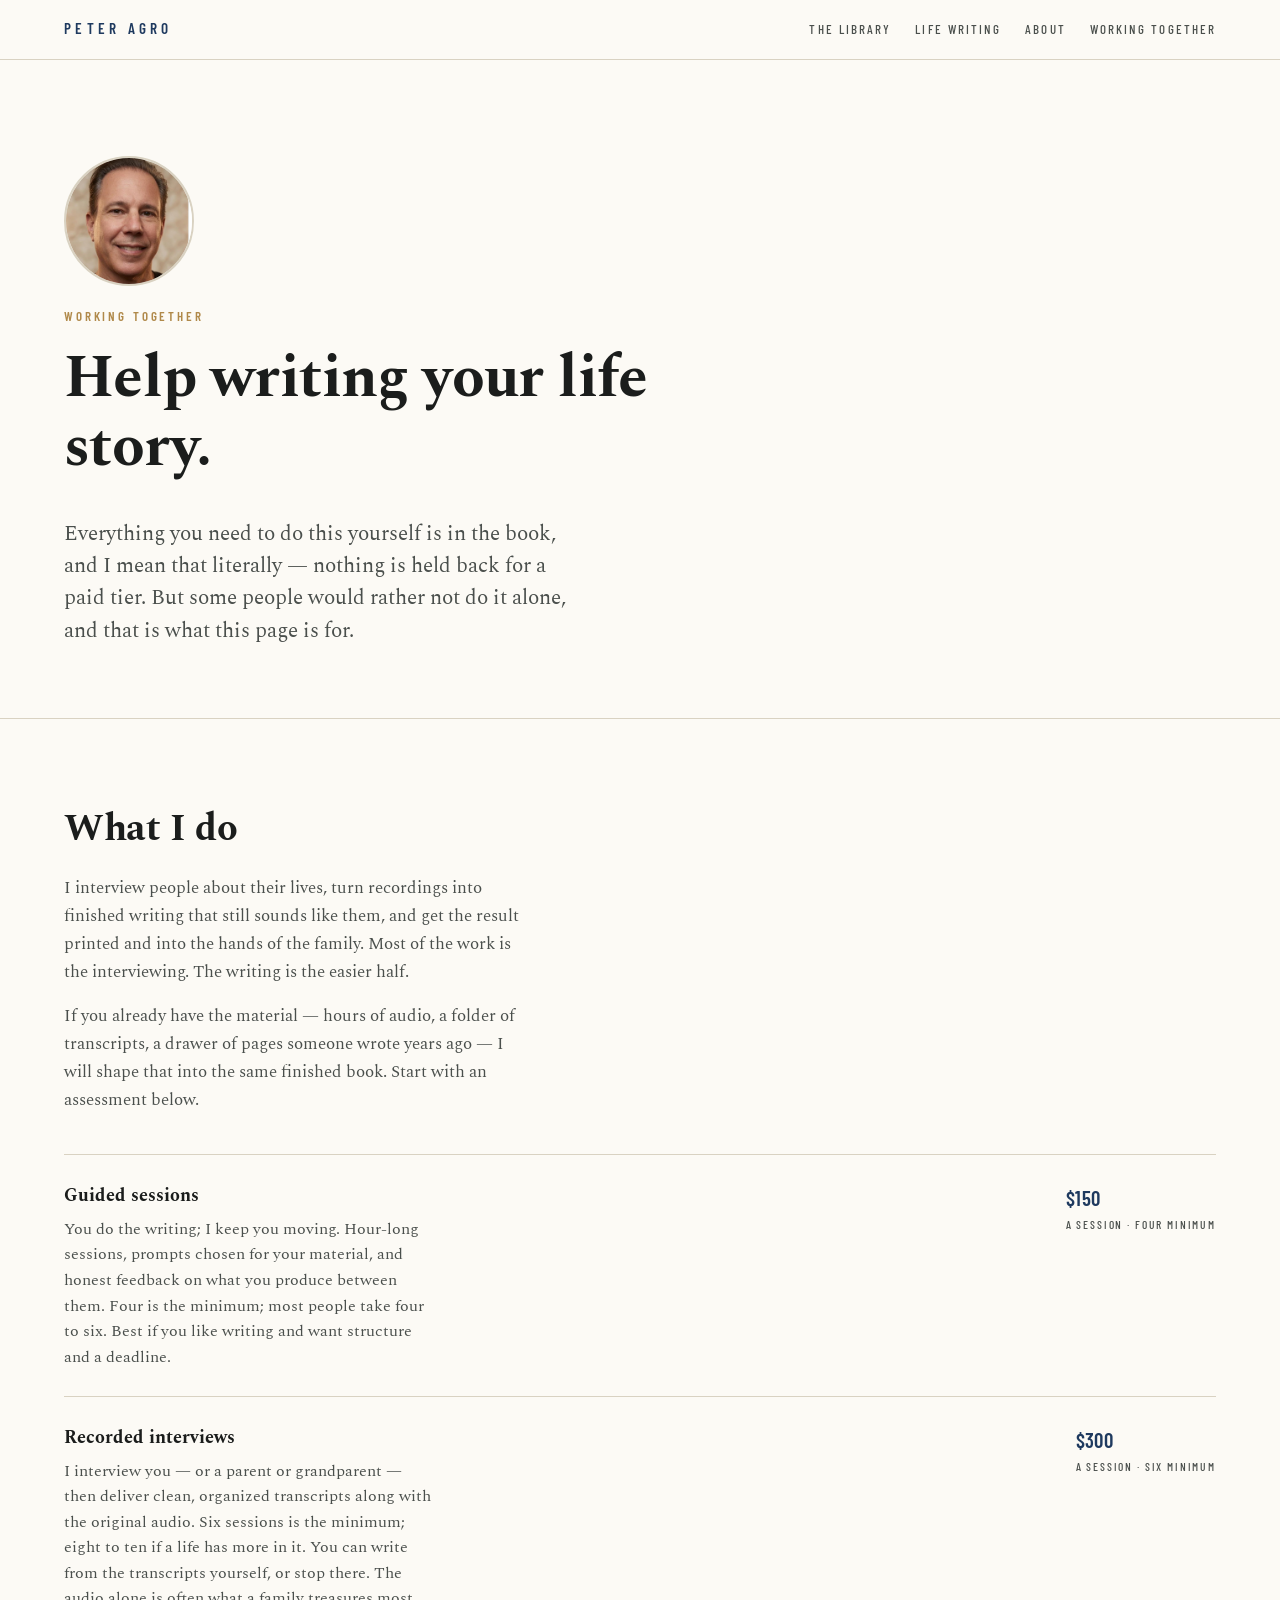
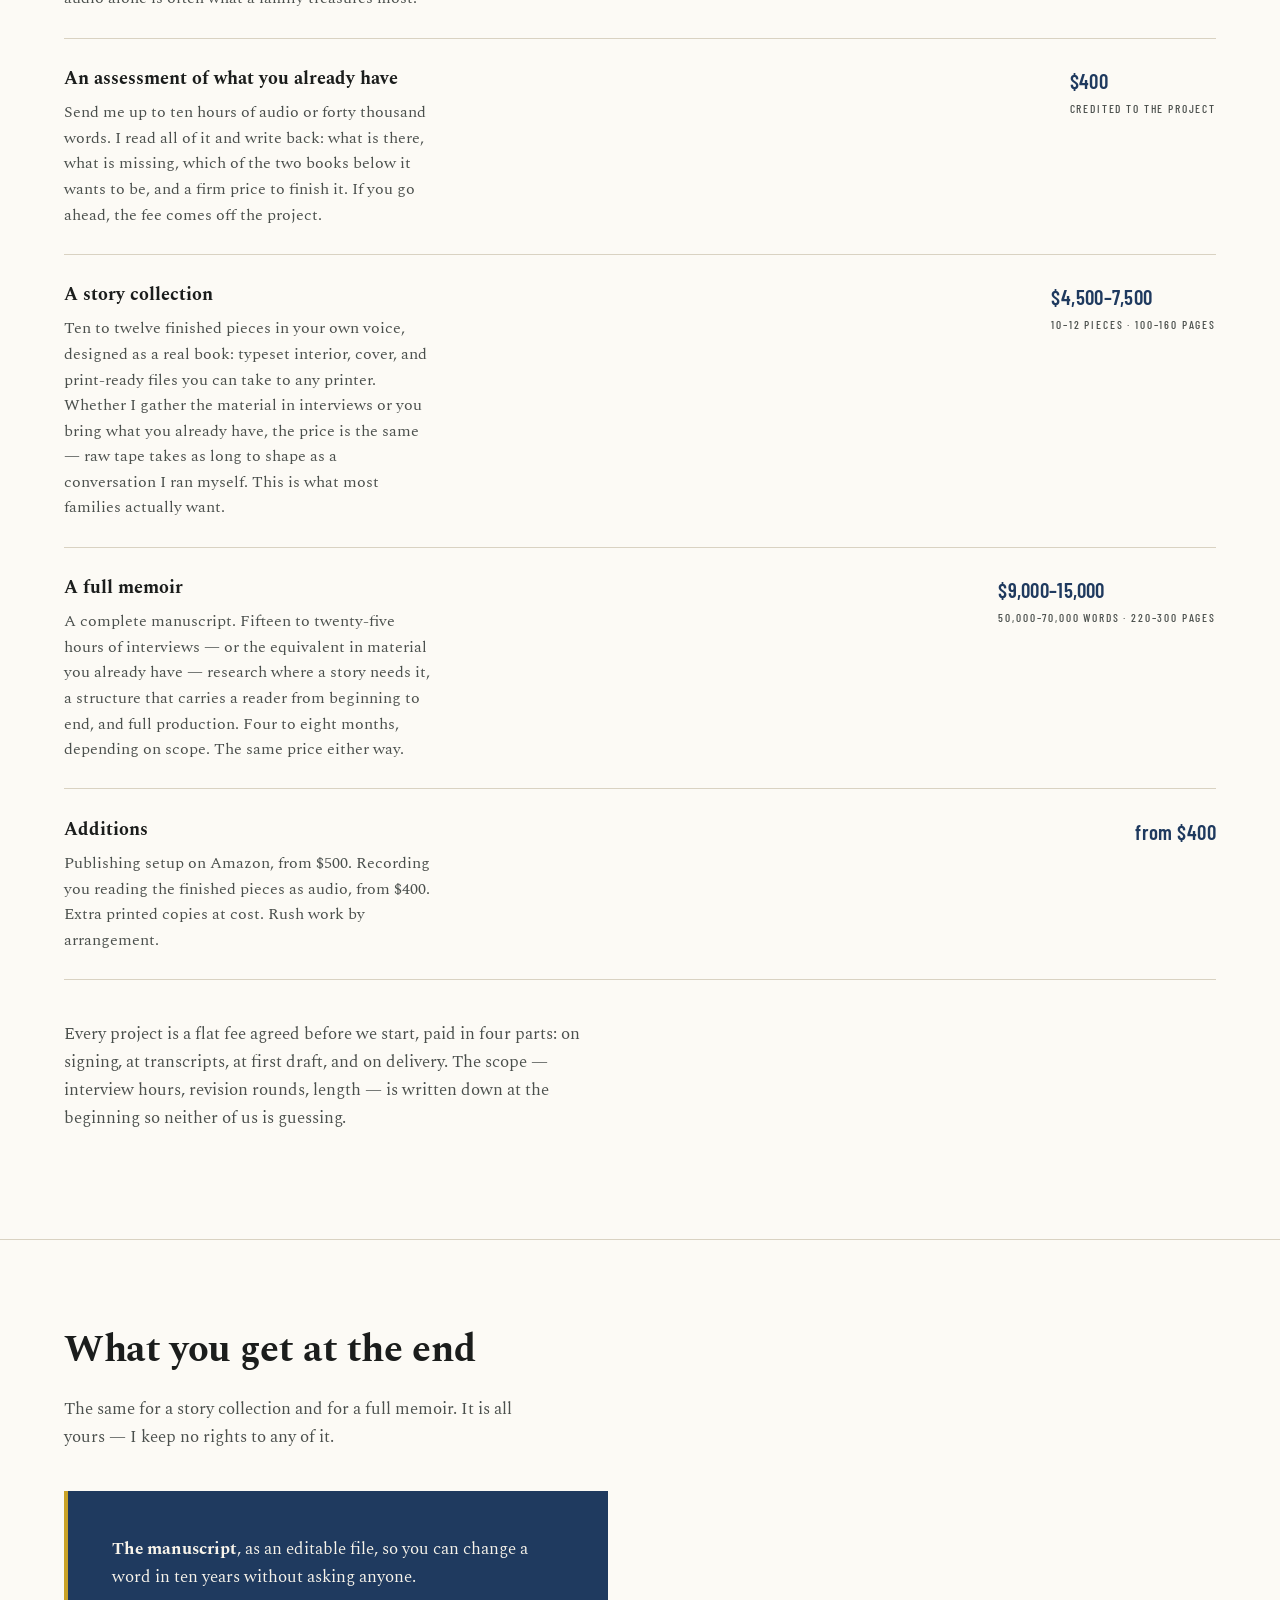
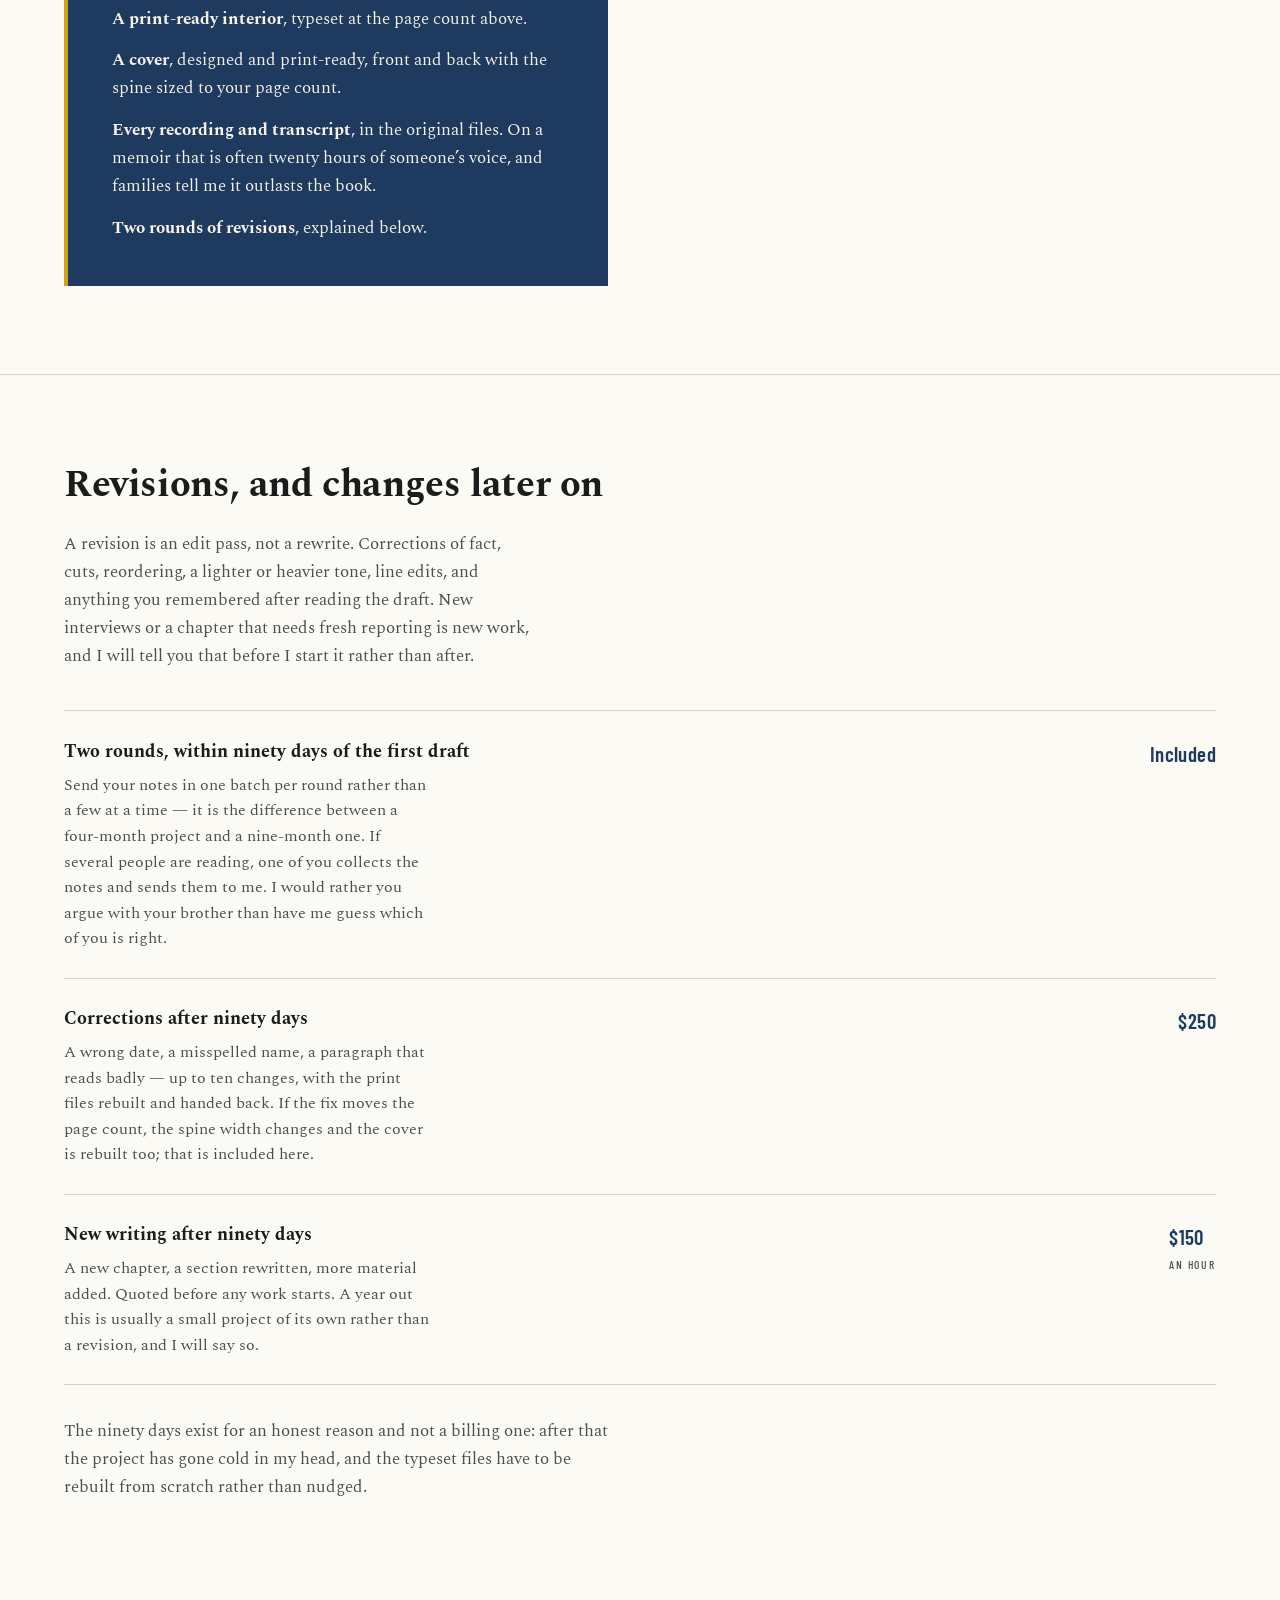
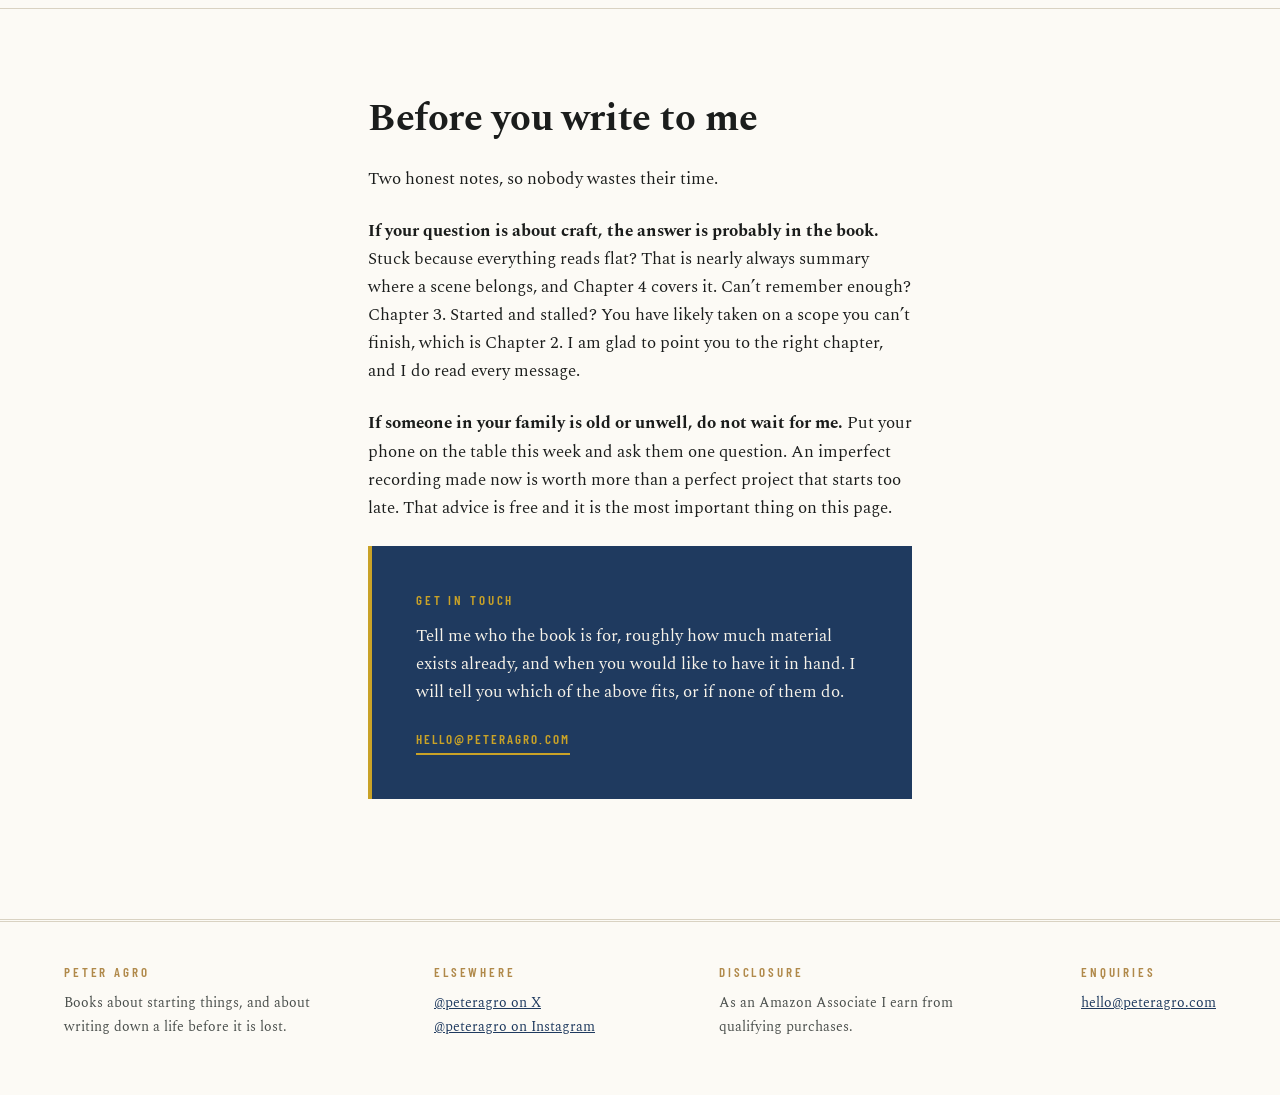
<file: services.html>
<!DOCTYPE html>
<html lang="en">
<head>
<meta charset="utf-8">
<meta name="viewport" content="width=device-width, initial-scale=1">
<title>Working Together — Peter Agro</title>
<meta name="description" content="Help writing your life story or memoir: guided sessions, recorded interviews, or a finished book &mdash; from interviews I run or from recordings and pages you already have. Rates published.">
<link rel="preconnect" href="https://fonts.googleapis.com">
<link rel="preconnect" href="https://fonts.gstatic.com" crossorigin>
<link href="https://fonts.googleapis.com/css2?family=Barlow+Condensed:wght@500;600&family=Spectral:ital,wght@0,400;0,600;0,700;1,400&display=swap" rel="stylesheet">
<link rel="stylesheet" href="style.css">
</head>
<body>
<a class="skip" href="#main">Skip to content</a>

<header class="masthead">
  <div class="wrap masthead-in">
    <a class="wordmark" href="index.html">Peter&nbsp;Agro</a>
    <nav class="nav" aria-label="Main">
      <a href="index.html#library">The Library</a>
      <a href="index.html#stories">Life Writing</a>
      <a href="index.html#about">About</a>
      <a href="services.html">Working Together</a>
    </nav>
  </div>
</header>

<main id="main">

  <section class="hero wrap">
    <img class="services-portrait" src="peter.jpg" alt="Peter Agro" width="600" height="600">
    <p class="eyebrow">Working together</p>
    <h1>Help writing your life story.</h1>
    <p class="lede">Everything you need to do this yourself is in the book, and I mean that literally &mdash; nothing is held back for a paid tier. But some people would rather not do it alone, and that is what this page is for.</p>
  </section>

  <section class="section">
    <div class="wrap">
      <div class="section-head narrow">
        <h2>What I do</h2>
        <p>I interview people about their lives, turn recordings into finished writing that still sounds like them, and get the result printed and into the hands of the family. Most of the work is the interviewing. The writing is the easier half.</p>
        <p style="margin-top:1rem;">If you already have the material &mdash; hours of audio, a folder of transcripts, a drawer of pages someone wrote years ago &mdash; I will shape that into the same finished book. Start with an assessment below.</p>
      </div>

      <div class="rates">
        <div class="rate">
          <div>
            <p class="rate-name">Guided sessions</p>
            <p class="rate-desc">You do the writing; I keep you moving. Hour-long sessions, prompts chosen for your material, and honest feedback on what you produce between them. Four is the minimum; most people take four to six. Best if you like writing and want structure and a deadline.</p>
          </div>
          <p class="rate-price">$150<small>a session &middot; four minimum</small></p>
        </div>

        <div class="rate">
          <div>
            <p class="rate-name">Recorded interviews</p>
            <p class="rate-desc">I interview you &mdash; or a parent or grandparent &mdash; then deliver clean, organized transcripts along with the original audio. Six sessions is the minimum; eight to ten if a life has more in it. You can write from the transcripts yourself, or stop there. The audio alone is often what a family treasures most.</p>
          </div>
          <p class="rate-price">$300<small>a session &middot; six minimum</small></p>
        </div>

        <div class="rate">
          <div>
            <p class="rate-name">An assessment of what you already have</p>
            <p class="rate-desc">Send me up to ten hours of audio or forty thousand words. I read all of it and write back: what is there, what is missing, which of the two books below it wants to be, and a firm price to finish it. If you go ahead, the fee comes off the project.</p>
          </div>
          <p class="rate-price">$400<small>credited to the project</small></p>
        </div>

        <div class="rate">
          <div>
            <p class="rate-name">A story collection</p>
            <p class="rate-desc">Ten to twelve finished pieces in your own voice, designed as a real book: typeset interior, cover, and print-ready files you can take to any printer. Whether I gather the material in interviews or you bring what you already have, the price is the same &mdash; raw tape takes as long to shape as a conversation I ran myself. This is what most families actually want.</p>
          </div>
          <p class="rate-price">$4,500&ndash;7,500<small>10&ndash;12 pieces &middot; 100&ndash;160 pages</small></p>
        </div>

        <div class="rate">
          <div>
            <p class="rate-name">A full memoir</p>
            <p class="rate-desc">A complete manuscript. Fifteen to twenty-five hours of interviews &mdash; or the equivalent in material you already have &mdash; research where a story needs it, a structure that carries a reader from beginning to end, and full production. Four to eight months, depending on scope. The same price either way.</p>
          </div>
          <p class="rate-price">$9,000&ndash;15,000<small>50,000&ndash;70,000 words &middot; 220&ndash;300 pages</small></p>
        </div>

        <div class="rate">
          <div>
            <p class="rate-name">Additions</p>
            <p class="rate-desc">Publishing setup on Amazon, from $500. Recording you reading the finished pieces as audio, from $400. Extra printed copies at cost. Rush work by arrangement.</p>
          </div>
          <p class="rate-price">from $400</p>
        </div>
      </div>

      <div class="narrow" style="margin-top:2.5rem;">
        <p style="color:var(--ink-soft);">Every project is a flat fee agreed before we start, paid in four parts: on signing, at transcripts, at first draft, and on delivery. The scope &mdash; interview hours, revision rounds, length &mdash; is written down at the beginning so neither of us is guessing.</p>
      </div>
    </div>
  </section>

  <section class="section">
    <div class="wrap">
      <div class="section-head narrow">
        <h2>What you get at the end</h2>
        <p>The same for a story collection and for a full memoir. It is all yours &mdash; I keep no rights to any of it.</p>
      </div>

      <div class="narrow">
        <div class="callout">
          <p><strong>The manuscript</strong>, as an editable file, so you can change a word in ten years without asking anyone.</p>
          <p><strong>A print-ready interior</strong>, typeset at the page count above.</p>
          <p><strong>A cover</strong>, designed and print-ready, front and back with the spine sized to your page count.</p>
          <p><strong>Every recording and transcript</strong>, in the original files. On a memoir that is often twenty hours of someone&rsquo;s voice, and families tell me it outlasts the book.</p>
          <p><strong>Two rounds of revisions</strong>, explained below.</p>
        </div>
      </div>
    </div>
  </section>

  <section class="section">
    <div class="wrap">
      <div class="section-head narrow">
        <h2>Revisions, and changes later on</h2>
        <p>A revision is an edit pass, not a rewrite. Corrections of fact, cuts, reordering, a lighter or heavier tone, line edits, and anything you remembered after reading the draft. New interviews or a chapter that needs fresh reporting is new work, and I will tell you that before I start it rather than after.</p>
      </div>

      <div class="rates">
        <div class="rate">
          <div>
            <p class="rate-name">Two rounds, within ninety days of the first draft</p>
            <p class="rate-desc">Send your notes in one batch per round rather than a few at a time &mdash; it is the difference between a four-month project and a nine-month one. If several people are reading, one of you collects the notes and sends them to me. I would rather you argue with your brother than have me guess which of you is right.</p>
          </div>
          <p class="rate-price">Included</p>
        </div>

        <div class="rate">
          <div>
            <p class="rate-name">Corrections after ninety days</p>
            <p class="rate-desc">A wrong date, a misspelled name, a paragraph that reads badly &mdash; up to ten changes, with the print files rebuilt and handed back. If the fix moves the page count, the spine width changes and the cover is rebuilt too; that is included here.</p>
          </div>
          <p class="rate-price">$250</p>
        </div>

        <div class="rate">
          <div>
            <p class="rate-name">New writing after ninety days</p>
            <p class="rate-desc">A new chapter, a section rewritten, more material added. Quoted before any work starts. A year out this is usually a small project of its own rather than a revision, and I will say so.</p>
          </div>
          <p class="rate-price">$150<small>an hour</small></p>
        </div>
      </div>

      <div class="narrow" style="margin-top:2rem;">
        <p style="color:var(--ink-soft);">The ninety days exist for an honest reason and not a billing one: after that the project has gone cold in my head, and the typeset files have to be rebuilt from scratch rather than nudged.</p>
      </div>
    </div>
  </section>

  <section class="section">
    <div class="wrap narrow stack">
      <h2>Before you write to me</h2>
      <p>Two honest notes, so nobody wastes their time.</p>
      <p><strong>If your question is about craft, the answer is probably in the book.</strong> Stuck because everything reads flat? That is nearly always summary where a scene belongs, and Chapter 4 covers it. Can&rsquo;t remember enough? Chapter 3. Started and stalled? You have likely taken on a scope you can&rsquo;t finish, which is Chapter 2. I am glad to point you to the right chapter, and I do read every message.</p>
      <p><strong>If someone in your family is old or unwell, do not wait for me.</strong> Put your phone on the table this week and ask them one question. An imperfect recording made now is worth more than a perfect project that starts too late. That advice is free and it is the most important thing on this page.</p>

      <div class="callout">
        <p class="eyebrow eyebrow-light">Get in touch</p>
        <p>Tell me who the book is for, roughly how much material exists already, and when you would like to have it in hand. I will tell you which of the above fits, or if none of them do.</p>
        <p style="margin-top:1.2rem;"><a class="link" href="mailto:hello@peteragro.com" style="color:var(--gold); border-bottom-color:var(--gold);">hello@peteragro.com</a></p>
      </div>
    </div>
  </section>

</main>

<footer class="colophon">
  <div class="wrap colophon-grid">
    <div>
      <p class="eyebrow">Peter Agro</p>
      <p style="margin:0;">Books about starting things, and about<br>writing down a life before it is lost.</p>
    </div>
    <div>
      <p class="eyebrow">Elsewhere</p>
      <p style="margin:0;">
        <a href="https://x.com/peteragro" rel="noopener">@peteragro on X</a><br>
        <a href="https://instagram.com/peteragro" rel="noopener">@peteragro on Instagram</a>
      </p>
    </div>
    <div>
      <p class="eyebrow">Disclosure</p>
      <p style="margin:0; max-width:34ch;">As an Amazon Associate I earn from qualifying purchases.</p>
    </div>
    <div>
      <p class="eyebrow">Enquiries</p>
      <p style="margin:0;"><a href="mailto:hello@peteragro.com">hello@peteragro.com</a></p>
    </div>
  </div>
</footer>

</body>
</html>
</file>
<file: style.css>
/* ============================================================
   peteragro.com — a publisher's site
   Palette taken from the books themselves.
   ============================================================ */

:root {
  --navy:       #1F3A5F;
  --navy-deep:  #16293F;
  --gold:       #C9A227;
  --gold-soft:  #B0894A;
  --sage:       #3E5548;
  --ivory:      #F7F3EA;
  --paper:      #FCFAF5;
  --ink:        #1B1D1C;
  --ink-soft:   #4A4F4C;
  --rule:       #D9D2C2;

  --display: "Spectral", Georgia, "Times New Roman", serif;
  --label:   "Barlow Condensed", "Helvetica Neue", Arial, sans-serif;

  --measure: 34rem;
  --gutter: clamp(1.25rem, 4vw, 3rem);
}

*, *::before, *::after { box-sizing: border-box; }

html { -webkit-text-size-adjust: 100%; scroll-behavior: smooth; }
@media (prefers-reduced-motion: reduce) {
  html { scroll-behavior: auto; }
  *, *::before, *::after { animation-duration: .01ms !important; transition-duration: .01ms !important; }
}

body {
  margin: 0;
  background: var(--paper);
  color: var(--ink);
  font-family: var(--display);
  font-size: 1.0625rem;
  line-height: 1.65;
  font-weight: 400;
}

img { max-width: 100%; display: block; }
a { color: inherit; }

.wrap { width: min(72rem, 100% - var(--gutter) * 2); margin-inline: auto; }
.narrow { max-width: var(--measure); }

/* ---------- utility type ---------- */
.eyebrow {
  font-family: var(--label);
  text-transform: uppercase;
  letter-spacing: .22em;
  font-size: .8125rem;
  font-weight: 600;
  color: var(--gold-soft);
  margin: 0 0 1rem;
}
.eyebrow-light { color: var(--gold); }

h1, h2, h3 { font-weight: 700; line-height: 1.15; letter-spacing: -.01em; margin: 0 0 .6em; }
h1 { font-size: clamp(2.25rem, 6vw, 3.75rem); }
h2 { font-size: clamp(1.65rem, 3.4vw, 2.4rem); }
h3 { font-size: 1.2rem; }
p  { margin: 0 0 1.1em; }
.lede { font-size: clamp(1.1rem, 2vw, 1.3rem); color: var(--ink-soft); line-height: 1.55; }

/* ---------- masthead ---------- */
.masthead {
  border-bottom: 1px solid var(--rule);
  background: var(--paper);
  position: sticky; top: 0; z-index: 50;
}
.masthead-in {
  display: flex; align-items: baseline; justify-content: space-between;
  gap: 1rem; padding: 1rem 0;
}
.wordmark {
  font-family: var(--label);
  text-transform: uppercase; letter-spacing: .28em;
  font-weight: 600; font-size: .95rem; text-decoration: none; color: var(--navy);
  white-space: nowrap;
}
.nav { display: flex; gap: 1.5rem; }
.nav a + a { margin-left: 0; }
@supports not (gap: 1rem) { .nav a + a { margin-left: 1.5rem; } }
.nav a {
  font-family: var(--label); text-transform: uppercase; letter-spacing: .16em;
  font-size: .8125rem; font-weight: 500; text-decoration: none; color: var(--ink-soft);
  padding-bottom: 2px; border-bottom: 1px solid transparent;
}
.nav a:hover, .nav a:focus-visible { color: var(--navy); border-bottom-color: var(--gold); }

/* ---------- hero ---------- */
.hero { padding: clamp(3rem, 8vw, 6rem) 0 clamp(2rem, 4vw, 3rem); }
.hero h1 { max-width: 18ch; }
.hero .lede { max-width: 46ch; }

/* ---------- SIGNATURE: the spine shelf ---------- */
.shelf-frame { padding-bottom: clamp(3rem, 7vw, 5.5rem); }
.shelf {
  display: flex; align-items: flex-end; gap: 5px;
  padding: 1.75rem 1.25rem .5rem;
  overflow-x: auto; scrollbar-width: thin;
  border-bottom: 3px solid var(--navy-deep);
}
.spine {
  flex: 0 0 auto;
  width: 46px; height: 250px;
  background: var(--navy);
  border: none; border-radius: 1px 1px 0 0;
  padding: 12px 0 10px;
  display: flex; flex-direction: column; align-items: center; justify-content: space-between;
  cursor: pointer;
  position: relative;
  transition: transform .22s ease, box-shadow .22s ease;
  box-shadow: 1px 0 0 rgba(0,0,0,.25) inset, -1px 0 3px rgba(0,0,0,.12);
}
.spine::before, .spine::after {
  content: ""; position: absolute; left: 6px; right: 6px; height: 1px; background: var(--gold); opacity: .85;
}
.spine::before { top: 8px; }
.spine::after  { bottom: 34px; }
.spine:hover, .spine:focus-visible {
  transform: translateY(-14px);
  box-shadow: 0 10px 18px rgba(22,41,63,.25);
  outline: none;
}
.spine:focus-visible { box-shadow: 0 10px 18px rgba(22,41,63,.25), 0 0 0 3px var(--gold); }
.spine-title {
  -webkit-writing-mode: vertical-rl;
  writing-mode: vertical-rl; text-orientation: mixed;
  font-family: var(--label); text-transform: uppercase;
  letter-spacing: .12em; font-size: .72rem; font-weight: 600;
  color: var(--ivory); margin-top: 6px;
  white-space: nowrap; overflow: hidden;
}
.spine-vol {
  font-family: var(--label); font-size: .72rem; font-weight: 600;
  letter-spacing: .06em; color: var(--gold);
}
.spine--gold { background: var(--navy-deep); }
.spine--gold::before, .spine--gold::after { background: var(--gold); opacity: 1; }
.spine--gold .spine-vol { color: var(--gold); }
.spine--sage { background: var(--sage); }
.spine--sage::before, .spine--sage::after { background: var(--gold-soft); }
.spine--sage .spine-vol { color: var(--gold-soft); }
.shelf-caption {
  font-family: var(--label); text-transform: uppercase; letter-spacing: .18em;
  font-size: .75rem; color: var(--ink-soft); margin-top: .9rem;
}

/* ---------- sections ---------- */
.section { padding: clamp(3rem, 7vw, 5.5rem) 0; border-top: 1px solid var(--rule); }
.section--companion { background: linear-gradient(180deg, rgba(31,58,95,.04), rgba(31,58,95,0)); }
.section--companion .eyebrow { color: var(--gold-soft); }
.section-head { margin-bottom: 2.5rem; }
.section-head p { max-width: 52ch; color: var(--ink-soft); margin-bottom: 0; }

/* ---------- book grid ---------- */
.books { display: grid; gap: 2rem 1.5rem; grid-template-columns: repeat(auto-fill, minmax(160px, 1fr)); }
.book { scroll-margin-top: 5rem; }
.book a { text-decoration: none; display: block; }
.book img {
  width: 100%; height: auto; border: 1px solid var(--rule);
  box-shadow: 0 2px 10px rgba(27,29,28,.10);
  transition: transform .22s ease, box-shadow .22s ease;
}
.book a:hover img, .book a:focus-visible img {
  transform: translateY(-4px); box-shadow: 0 10px 22px rgba(27,29,28,.18);
}
.book-vol {
  font-family: var(--label); text-transform: uppercase; letter-spacing: .18em;
  font-size: .7rem; font-weight: 600; color: var(--gold-soft); margin: .8rem 0 .2rem;
}
.book-title { font-size: .98rem; font-weight: 600; line-height: 1.3; margin: 0; color: var(--ink); }
.book-note { font-size: .85rem; color: var(--ink-soft); margin: .25rem 0 0; line-height: 1.4; }

/* ---------- rates ---------- */
.rates { border-top: 1px solid var(--rule); margin-top: 2rem; }
.rate {
  display: grid; grid-template-columns: 1fr auto; gap: .5rem 2rem;
  padding: 1.6rem 0; border-bottom: 1px solid var(--rule); align-items: start;
}
.rate-name { font-size: 1.15rem; font-weight: 700; margin: 0 0 .35rem; }
.rate-desc { margin: 0; color: var(--ink-soft); font-size: .97rem; max-width: 46ch; }
.rate-price {
  font-family: var(--label); font-size: 1.3rem; font-weight: 600;
  color: var(--navy); white-space: nowrap; letter-spacing: .02em;
}
.rate-price small { display: block; font-size: .72rem; letter-spacing: .16em; text-transform: uppercase; color: var(--ink-soft); font-weight: 500; }
@media (max-width: 34rem) {
  .rate { grid-template-columns: 1fr; }
  .rate-price { text-align: left; }
}

/* ---------- callout ---------- */
.callout {
  background: var(--navy); color: var(--ivory);
  padding: clamp(1.75rem, 4vw, 2.75rem);
  border-left: 4px solid var(--gold);
}
.callout p { margin-bottom: .8em; }
.callout p:last-child { margin-bottom: 0; }
.callout a { color: var(--gold); }
.callout--sage { background: var(--sage); border-left-color: var(--gold-soft); }
.callout--sage a { color: #E8D9B8; }

/* ---------- links & buttons ---------- */
.link {
  font-family: var(--label); text-transform: uppercase; letter-spacing: .16em;
  font-size: .82rem; font-weight: 600; text-decoration: none;
  border-bottom: 2px solid var(--gold); padding-bottom: 3px; color: var(--navy);
  display: inline-block;
}
.link:hover, .link:focus-visible { color: var(--gold-soft); }
.btn {
  display: inline-block; background: var(--navy); color: var(--ivory);
  font-family: var(--label); text-transform: uppercase; letter-spacing: .16em;
  font-size: .85rem; font-weight: 600; text-decoration: none;
  padding: .85rem 1.6rem; border: 1px solid var(--navy);
  transition: background .18s ease, color .18s ease;
}
.btn:hover, .btn:focus-visible { background: var(--gold); border-color: var(--gold); color: var(--navy-deep); }

/* ---------- colophon ---------- */
.colophon {
  border-top: 3px double var(--rule); margin-top: 2rem;
  padding: 2.5rem 0 3.5rem; color: var(--ink-soft); font-size: .9rem;
}
.colophon-grid { display: flex; flex-wrap: wrap; gap: 1.5rem 3rem; justify-content: space-between; align-items: baseline; }
.colophon a { color: var(--navy); }
.colophon .eyebrow { margin-bottom: .5rem; }

/* ---------- misc ---------- */
.skip {
  position: absolute; left: -9999px;
  background: var(--navy); color: var(--ivory); padding: .75rem 1rem; z-index: 100;
}
.skip:focus { left: 1rem; top: .5rem; }
.stack > * + * { margin-top: 1.5rem; }


/* ---------- featured book layout ---------- */
.books--feature {
  grid-template-columns: minmax(150px, 210px) minmax(0, 1fr);
  gap: 2.5rem;
  align-items: start;
}
@media (max-width: 44rem) {
  .books--feature { grid-template-columns: 1fr; gap: 1.75rem; }
  .books--feature .book { max-width: 210px; }
}

/* ---------- shelf scroll hint on small screens ---------- */
@media (max-width: 40rem) {
  .shelf { padding-inline: .25rem; }
  .shelf-caption::after { content: " \2192"; }
}


/* ---------- The Trilogy: warm charcoal + brass ---------- */
.trilogy { display: grid; gap: 1.25rem; grid-template-columns: repeat(auto-fit, minmax(230px, 1fr)); margin-top: 2.5rem; }
.tri-card {
  background: #2E2A26; color: var(--ivory);
  padding: 1.75rem 1.5rem 1.5rem;
  border-top: 3px solid var(--gold-soft);
  display: flex; flex-direction: column;
  min-height: 15rem;
}
.tri-domain {
  font-family: var(--label); text-transform: uppercase; letter-spacing: .28em;
  font-size: .75rem; font-weight: 600; color: var(--gold-soft); margin: 0 0 1.25rem;
}
.tri-book { font-family: var(--label); text-transform: uppercase; letter-spacing: .14em;
  font-size: .68rem; color: rgba(247,243,234,.55); margin: 0 0 .4rem; }
.tri-title { font-size: 1.35rem; font-weight: 700; line-height: 1.2; margin: 0 0 .7rem; }
.tri-desc { font-size: .93rem; line-height: 1.55; color: rgba(247,243,234,.82); margin: 0 0 1.25rem; }
.tri-link {
  margin-top: auto; font-family: var(--label); text-transform: uppercase;
  letter-spacing: .16em; font-size: .78rem; font-weight: 600;
  color: var(--gold); text-decoration: none;
  border-bottom: 1px solid rgba(201,162,39,.45); padding-bottom: 2px; align-self: flex-start;
}
.tri-link:hover, .tri-link:focus-visible { border-bottom-color: var(--gold); }
.tri-langs {
  font-family: var(--label); text-transform: uppercase; letter-spacing: .18em;
  font-size: .75rem; color: var(--ink-soft); margin-top: 1.75rem;
}

/* ---------- author note ---------- */
.author-note {
  border-left: 3px solid var(--gold-soft);
  padding-left: clamp(1.25rem, 3vw, 2rem);
  max-width: 46rem;
}
.author-note .pull {
  font-size: clamp(1.2rem, 2.4vw, 1.5rem); line-height: 1.45; font-weight: 600;
  color: var(--navy-deep); margin-bottom: 1.2rem;
}

/* ---------- forthcoming ---------- */
.forthcoming {
  border: 1px solid var(--rule); padding: clamp(1.5rem, 3vw, 2.25rem);
  background: #F4F1EA;
}
.tag {
  display: inline-block; font-family: var(--label); text-transform: uppercase;
  letter-spacing: .18em; font-size: .7rem; font-weight: 600;
  color: var(--ink-soft); border: 1px solid var(--rule); padding: .25rem .6rem; margin-left: .6rem;
  vertical-align: middle;
}
.spine--ink { background: #2E2A26; }
.spine--ink::before, .spine--ink::after { background: var(--gold-soft); }
.spine--ink .spine-vol { color: var(--gold-soft); }
.spine--void { background: #191B22; }
.spine--void::before, .spine--void::after { background: #9AAFC7; }
.spine--void .spine-vol { color: #9AAFC7; }


/* ---------- Fiction: full-bleed dark band ---------- */
.void {
  background: #191B22; color: #E6E9EF;
  border-top: none;
  padding: clamp(3.5rem, 8vw, 6rem) 0;
}
.void h2 { color: #FFFFFF; }
.void .eyebrow { color: #9AAFC7; }
.void .section-head p { color: rgba(230,233,239,.72); }
.void-hook {
  font-size: clamp(1.25rem, 2.8vw, 1.7rem); line-height: 1.4; font-weight: 600;
  color: #FFFFFF; max-width: 30ch; margin: 0 0 1.6rem;
}
.void-body { max-width: 58ch; color: rgba(230,233,239,.78); }
.void-body strong { color: #FFFFFF; font-weight: 600; }
.void-close {
  font-style: italic; font-size: 1.15rem; color: #9AAFC7;
  border-left: 2px solid #9AAFC7; padding-left: 1.1rem; margin: 2rem 0 0; max-width: 46ch;
}
.void-books {
  display: grid; gap: 1px; grid-template-columns: repeat(auto-fit, minmax(220px, 1fr));
  margin-top: 3rem; background: rgba(154,175,199,.22);
  border: 1px solid rgba(154,175,199,.22);
}
.void-book { background: #191B22; padding: 1.6rem 1.4rem; display: flex; flex-direction: column; }
.void-scope {
  font-family: var(--label); text-transform: uppercase; letter-spacing: .2em;
  font-size: .7rem; font-weight: 600; color: #9AAFC7; margin: 0 0 1.1rem;
}
.void-num { font-family: var(--label); text-transform: uppercase; letter-spacing: .14em;
  font-size: .68rem; color: rgba(230,233,239,.45); margin: 0 0 .35rem; }
.void-title { font-size: 1.25rem; font-weight: 700; color: #FFFFFF; margin: 0 0 .9rem; line-height: 1.2; }
.void-status {
  margin-top: auto; font-family: var(--label); text-transform: uppercase;
  letter-spacing: .16em; font-size: .72rem; font-weight: 600;
}
.void-status--out { color: #9AAFC7; }
.void-status--soon { color: rgba(230,233,239,.4); }
.void-link { color: #9AAFC7; text-decoration: none; border-bottom: 1px solid rgba(154,175,199,.45); padding-bottom: 2px; }
.void-link:hover, .void-link:focus-visible { border-bottom-color: #9AAFC7; color: #FFFFFF; }

/* forthcoming spines: outlined rather than solid */
.spine--ghost { background: transparent; border: 1px dashed rgba(25,27,34,.4); box-shadow: none; }
.spine--ghost .spine-title { color: rgba(25,27,34,.5); }
.spine--ghost .spine-vol { color: rgba(25,27,34,.4); }
.spine--ghost::before, .spine--ghost::after { background: rgba(25,27,34,.25); }
.spine--ghost:hover, .spine--ghost:focus-visible { transform: translateY(-8px); box-shadow: none; }


/* ---------- The Bet: oxblood case-study band ---------- */
.bet { background: #5E2230; color: #F4E9E4; border-top: none; padding: clamp(3.5rem, 8vw, 5.5rem) 0; }
.bet h2 { color: #FFFFFF; }
.bet .eyebrow { color: #E0B36A; }
.bet-hook {
  font-size: clamp(1.15rem, 2.5vw, 1.5rem); line-height: 1.45; font-weight: 600;
  color: #FFFFFF; max-width: 40ch; margin: 0 0 1.5rem;
}
.bet-body { max-width: 56ch; color: rgba(244,233,228,.82); }
.bet-body em { color: #E0B36A; font-style: italic; }
.bet-decisions {
  columns: 2; column-gap: 2.5rem; margin: 2.5rem 0 0; padding: 0; list-style: none;
  max-width: 52rem;
}
.bet-decisions li {
  break-inside: avoid; margin: 0 0 .9rem; padding-left: 1.4rem; position: relative;
  font-size: .95rem; line-height: 1.5; color: rgba(244,233,228,.9);
}
.bet-decisions li::before {
  content: "\2014"; position: absolute; left: 0; color: #E0B36A;
}
@media (max-width: 42rem) { .bet-decisions { columns: 1; } }
.bet-close {
  font-size: 1.15rem; font-weight: 600; color: #FFFFFF;
  border-left: 2px solid #E0B36A; padding-left: 1.1rem; margin: 2.5rem 0 0; max-width: 44ch;
}
.bet-link {
  display: inline-block; margin-top: 2rem;
  font-family: var(--label); text-transform: uppercase; letter-spacing: .16em;
  font-size: .82rem; font-weight: 600; color: #E0B36A; text-decoration: none;
  border-bottom: 2px solid rgba(224,179,106,.5); padding-bottom: 3px;
}
.bet-link:hover, .bet-link:focus-visible { border-bottom-color: #E0B36A; color: #FFFFFF; }
.spine--bet { background: #5E2230; }
.spine--bet::before, .spine--bet::after { background: #E0B36A; }
.spine--bet .spine-vol { color: #E0B36A; }


/* ---------- covers inside the trilogy cards ---------- */
.tri-cover { width: 100%; height: auto; border: 1px solid rgba(176,137,74,.35); margin-bottom: 1.25rem; }
.tri-card--img { padding-top: 1.25rem; }

/* ---------- covers inside the fiction band ---------- */
.void-cover {
  width: 100%; height: auto; border: 1px solid rgba(154,175,199,.25); margin-bottom: 1.25rem;
  transition: transform .22s ease;
}
.void-book a:hover .void-cover, .void-book a:focus-visible .void-cover { transform: translateY(-4px); }
.void-book-link { text-decoration: none; color: inherit; display: block; }


/* ---------- about / author ---------- */
.about { display: grid; grid-template-columns: minmax(150px, 220px) minmax(0, 1fr); gap: clamp(1.75rem, 4vw, 3rem); align-items: start; }
.about-photo { width: 100%; height: auto; border: 1px solid var(--rule); box-shadow: 0 3px 14px rgba(27,29,28,.12); }
.about .pull {
  font-size: clamp(1.25rem, 2.6vw, 1.6rem); line-height: 1.4; font-weight: 600;
  color: var(--navy-deep); margin: 0 0 1.2rem;
}
@media (max-width: 40rem) {
  .about { grid-template-columns: 1fr; }
  .about-photo { max-width: 190px; }
}
.bet-cover { width: 100%; height: auto; max-width: 230px; border: 1px solid rgba(224,179,106,.3); margin-bottom: 1.75rem; }
.bet-grid { display: grid; grid-template-columns: minmax(150px, 230px) minmax(0, 1fr); gap: clamp(1.75rem, 4vw, 3rem); align-items: start; }
@media (max-width: 44rem) { .bet-grid { grid-template-columns: 1fr; } }
.services-portrait { width: 130px; height: 130px; border-radius: 50%; object-fit: cover; object-position: top; border: 2px solid var(--rule); margin-bottom: 1.25rem; }


/* ---------- promo card that fills the last grid row ---------- */
.promo {
  background: var(--navy); color: var(--ivory);
  border-top: 3px solid var(--gold);
  padding: 1.4rem 1.25rem 1.25rem;
  display: flex; flex-direction: column;
  min-height: 0;
  text-decoration: none;
  transition: transform .22s ease, box-shadow .22s ease;
}
.promo:hover, .promo:focus-visible {
  transform: translateY(-4px); box-shadow: 0 10px 22px rgba(27,29,28,.20); outline: none;
}
.promo-eyebrow {
  font-family: var(--label); text-transform: uppercase; letter-spacing: .2em;
  font-size: .68rem; font-weight: 600; color: var(--gold); margin: 0 0 .9rem;
}
.promo-title { font-size: 1.05rem; font-weight: 700; line-height: 1.25; margin: 0 0 .55rem; color: #FFF; }
.promo-text { font-size: .85rem; line-height: 1.5; color: rgba(247,243,234,.82); margin: 0 0 1.1rem; }
.promo-cta {
  margin-top: auto; font-family: var(--label); text-transform: uppercase;
  letter-spacing: .16em; font-size: .74rem; font-weight: 600; color: var(--gold);
  border-bottom: 1px solid rgba(201,162,39,.5); padding-bottom: 2px; align-self: flex-start;
}
.promo--sage { background: var(--sage); border-top-color: var(--gold-soft); }
.promo--sage .promo-eyebrow, .promo--sage .promo-cta { color: #E8D9B8; }
.promo--sage .promo-cta { border-bottom-color: rgba(232,217,184,.5); }


/* ---------- mailing list ---------- */
.list-block { background: var(--navy); color: var(--ivory); padding: clamp(2rem, 5vw, 3rem); }
.list-block h2 { color: #FFF; margin-bottom: .6rem; }
.list-block .eyebrow { color: var(--gold); }
.list-block p { color: rgba(247,243,234,.85); max-width: 46ch; }
.list-embed { margin-top: 1.75rem; }
.list-embed input[type="email"] {
  font-family: var(--display); font-size: 1rem; padding: .8rem 1rem;
  border: 1px solid rgba(247,243,234,.35); background: rgba(255,255,255,.06);
  color: var(--ivory); width: min(22rem, 100%); margin-right: .5rem;
}
.list-embed input[type="email"]::placeholder { color: rgba(247,243,234,.5); }
.list-note { font-size: .82rem; color: rgba(247,243,234,.6); margin-top: 1rem; }


/* ---------- free reader magnet card in the fiction band ---------- */
.void-book--free {
  background: rgba(154,175,199,.07);
  border-left: 3px solid #9AAFC7;
}
.void-free-tag {
  display: inline-block; font-family: var(--label); text-transform: uppercase;
  letter-spacing: .2em; font-size: .66rem; font-weight: 600; color: #191B22;
  background: #9AAFC7; padding: .22rem .55rem; margin-bottom: 1rem;
}
.void-free-text { font-size: .9rem; line-height: 1.5; color: rgba(230,233,239,.78); margin: 0 0 1.2rem; }
</file>
